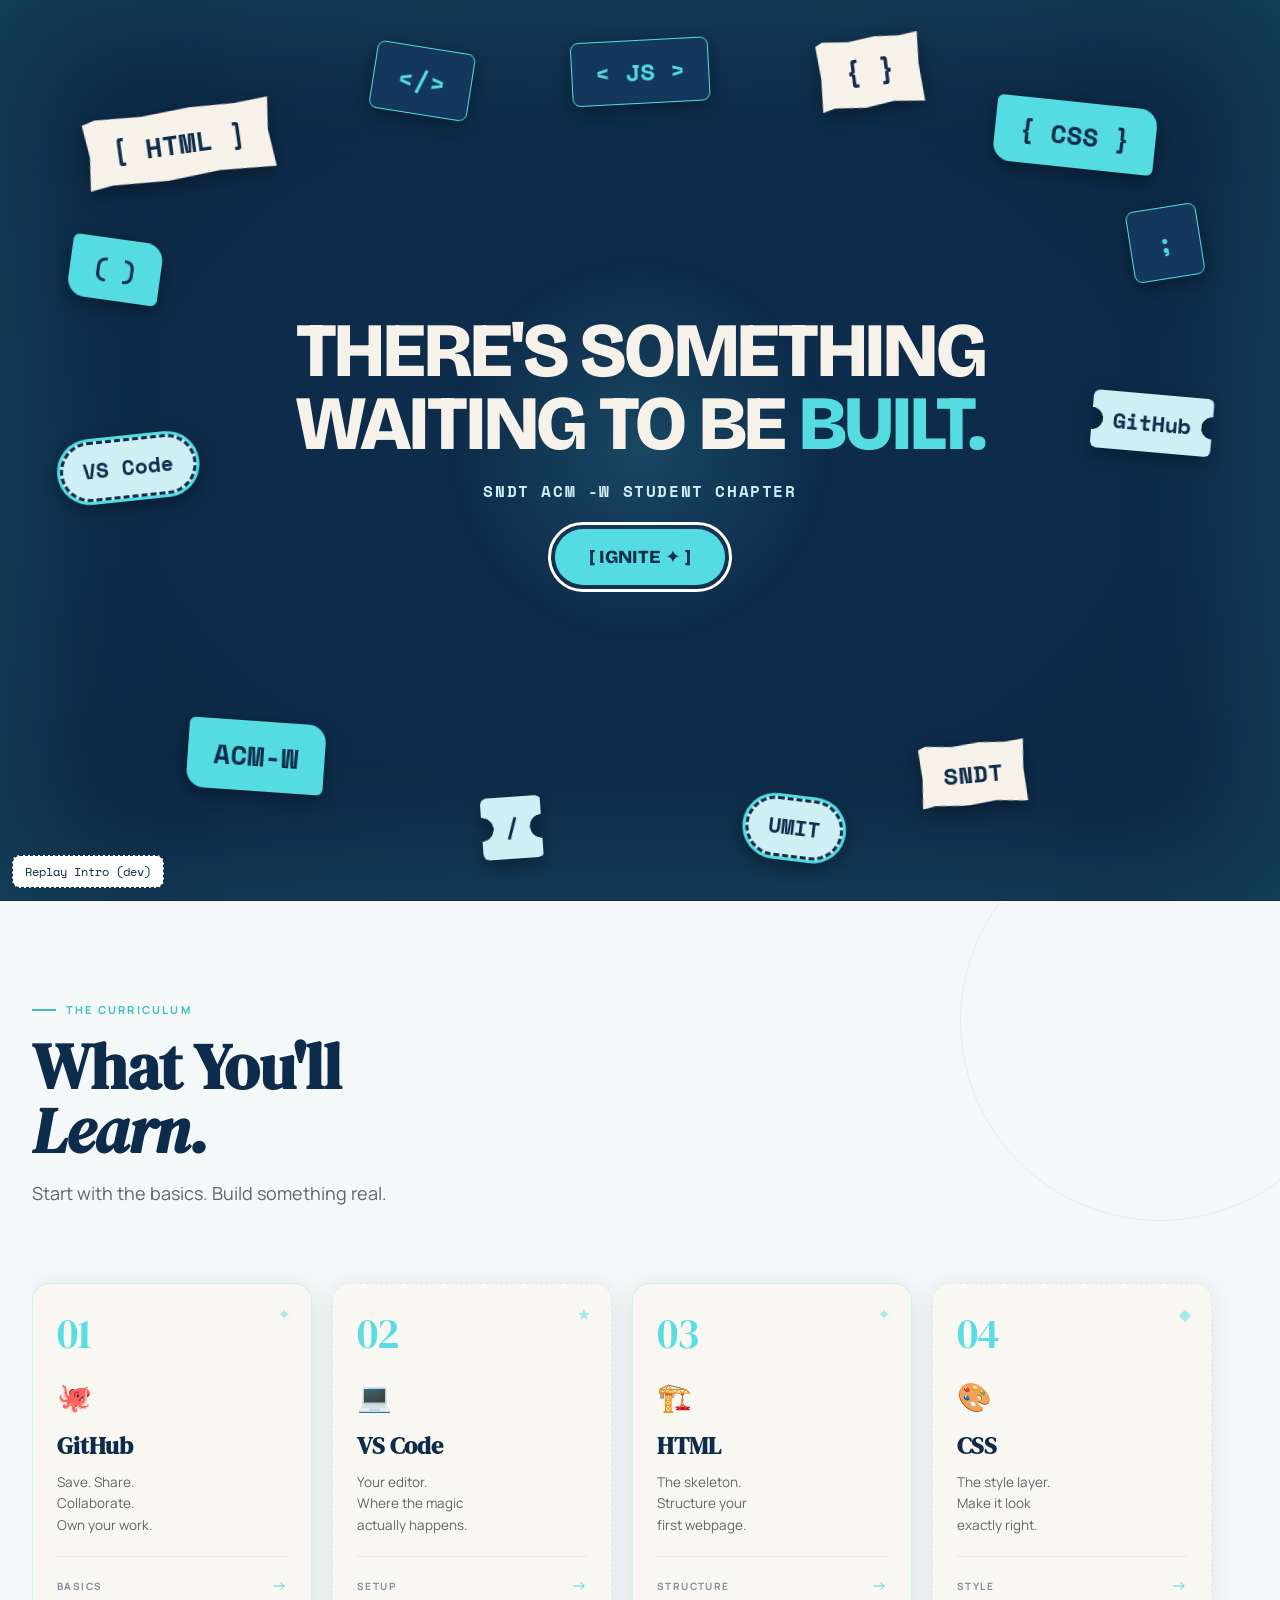
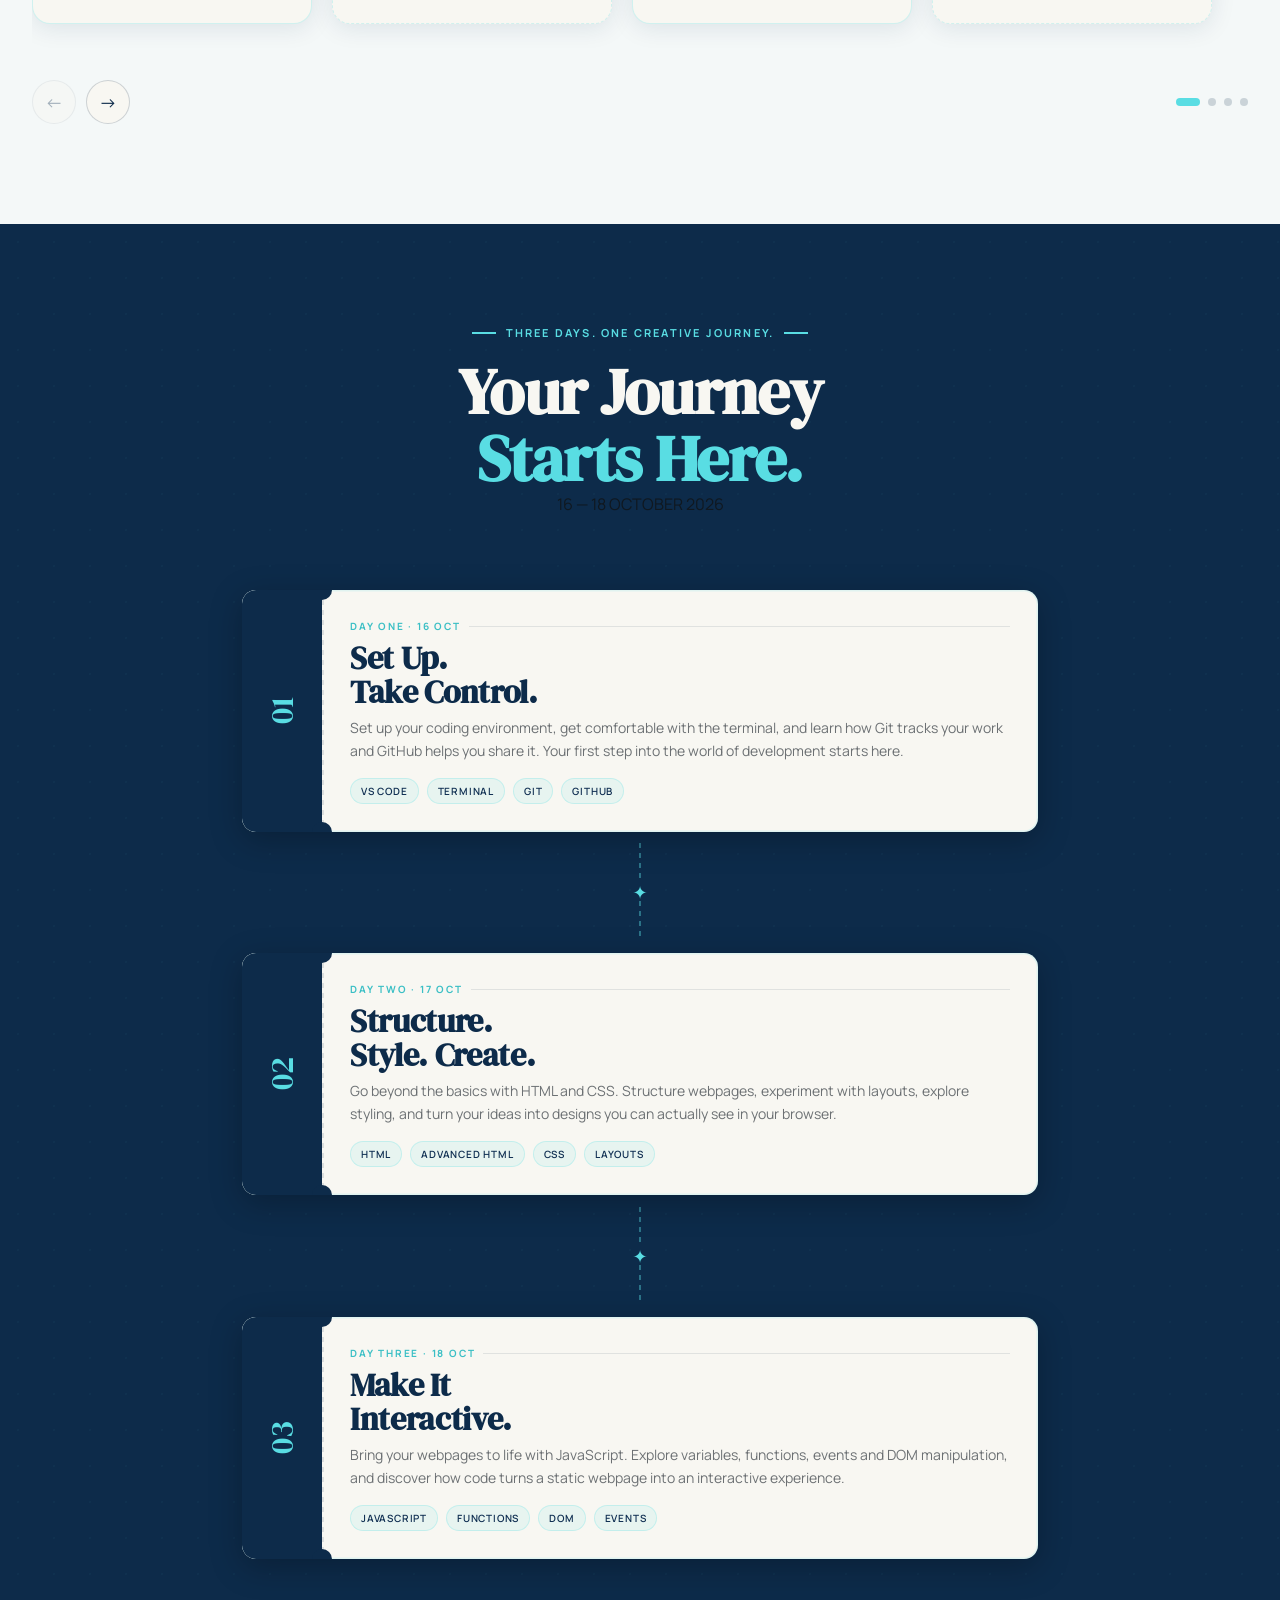
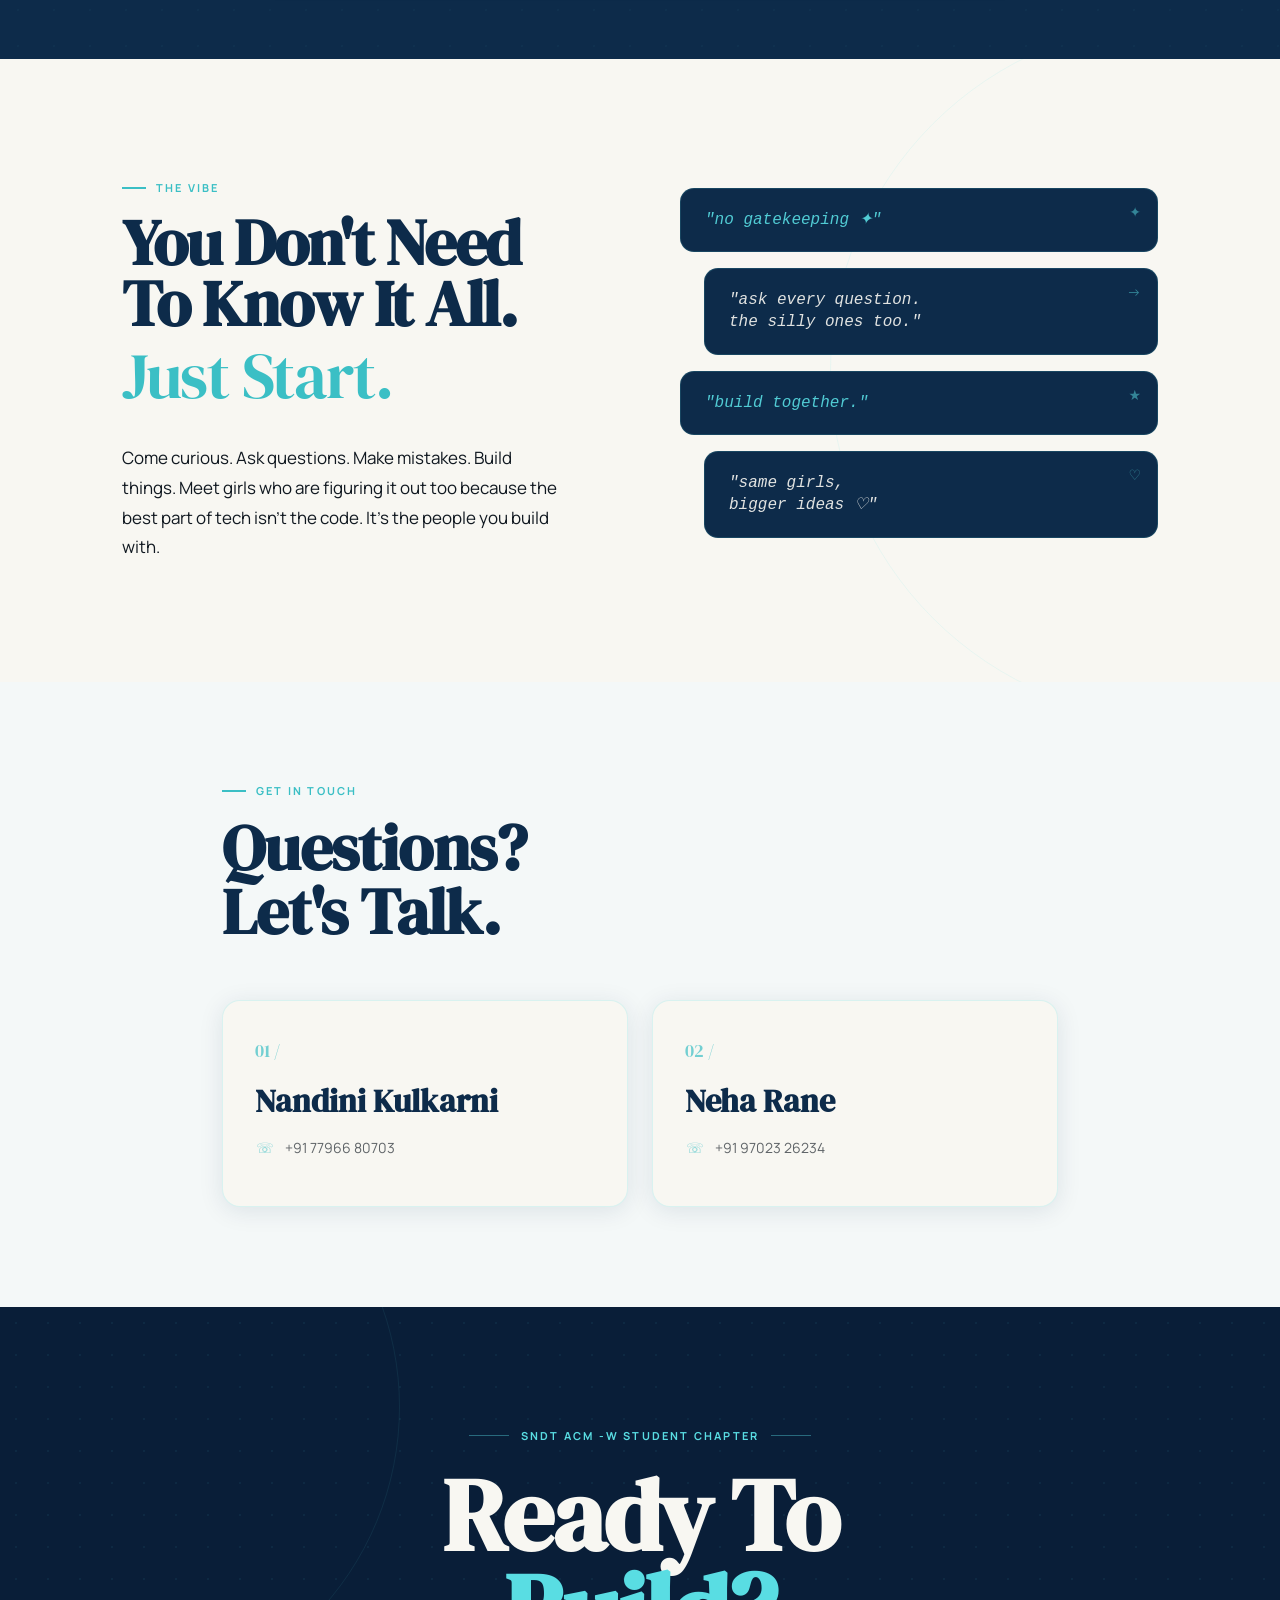
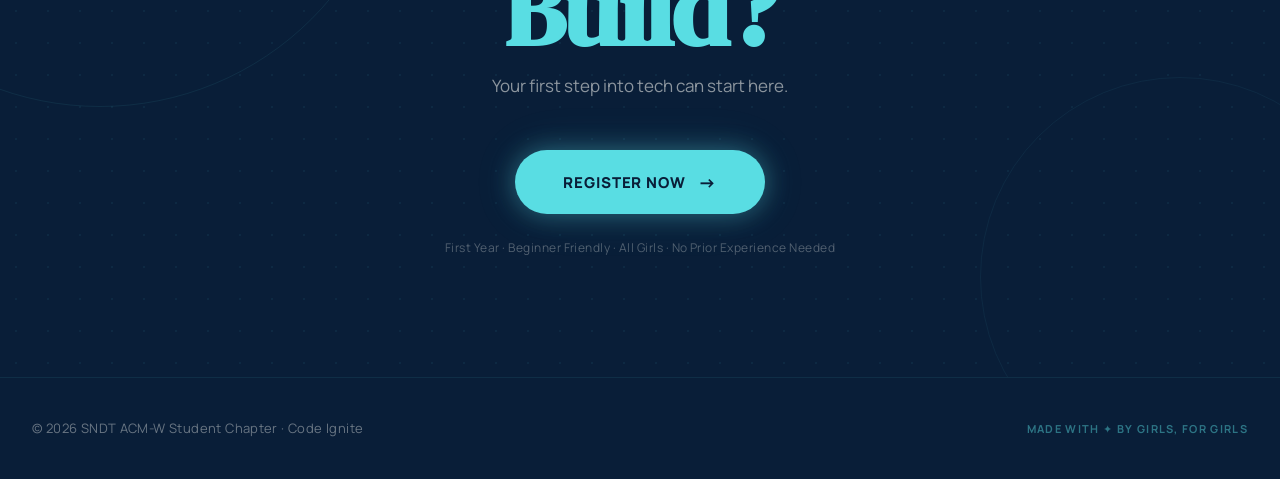
<file: index.html>
<!DOCTYPE html>
<html lang="en">

<head>
  <meta charset="UTF-8" />
  <meta name="viewport" content="width=device-width, initial-scale=1.0" />
  <meta name="description"
    content="Code Ignite — A beginner-friendly hands-on session for freshmen girls at SNDT. Explore GitHub, VS Code, HTML, CSS, and JavaScript. Organised by SNDT ACM-W Student Chapter." />
  <meta name="keywords"
    content="ACM-W, SNDT, Code Ignite, freshmen, girls, coding, HTML, CSS, JavaScript, GitHub, VS Code" />
  <meta property="og:title" content="Code Ignite — ACM-W SNDT" />

  <meta property="og:description"
    content="Your first fun introduction to tech. Build your first webpage, meet girls who love creating with tech." />
  <meta property="og:type" content="website" />
  <title>Code Ignite — SNDT ACM -W Student Chapter</title>
  <link rel="stylesheet" href="style.css?v=1.1" />
  <link
    href="https://fonts.googleapis.com/css2?family=Bricolage+Grotesque:wght@800&family=Space+Mono:wght@700&display=swap"
    rel="stylesheet">
  <script>
    // Runs before paint so returning visitors never see a flash of the intro.
    if (localStorage.getItem("acmwIntroSeen") === "true" && !/intro=replay/.test(location.search)) {
      document.documentElement.classList.add("intro-seen");
    }
  </script>
  <link rel="stylesheet" href="intro-puzzle.css" />

</head>

<body>
  <div id="intro" role="dialog" aria-label="Code Ignite intro. Press Enter to ignite, Escape to skip.">
    <div id="cur"></div>
    <div id="glow"></div>
    <div id="pitch">
      <h1>THERE'S SOMETHING<br>WAITING TO BE <em>BUILT.</em></h1>
      <p>SNDT ACM -W STUDENT CHAPTER</p>
      <button id="ignite" type="button">[ IGNITE ✦ ]</button>
    </div>
    <div id="title" aria-hidden="true">
      <span class="star" style="left:-9%;top:-5%;font-size:2rem">✦</span>
      <span class="star" style="right:-7%;top:14%;font-size:1.2rem;animation-delay:.5s">✦</span>
      <span class="star" style="left:3%;bottom:-5%;font-size:1.4rem;animation-delay:1s">✧</span>
      <b>CODE</b><b>IGNITE</b>
      <p>SNDT ACM -W STUDENT CHAPTER</p>
    </div>
  </div>

  <button id="replay" type="button">Replay Intro (dev)</button>

  <!-- ============================================================
       NAVBAR
       ============================================================ -->
  <nav class="navbar" role="navigation" aria-label="Main navigation">
    <div class="navbar__inner">

      <!-- Brand -->
      <a href="#home" class="navbar__brand" aria-label="ACM-W SNDT home">
        <!-- ACM-W Logo -->
        <img class="navbar__logo" src="assets/logos/acmw-logo-transparent.png" alt="ACM-W SNDT Student Chapter logo"
          width="44" height="44" />
        <div class="navbar__wordmark">

          <span class="navbar__wordmark-top">SNDT</span>
          <span class="navbar__wordmark-sub">ACM-W · Student Chapter</span>
        </div>
      </a>

      <!-- Desktop nav -->
      <div class="navbar__nav" role="list">
        <a href="#home" class="navbar__link" role="listitem">Home</a>
        <a href="#learn" class="navbar__link" role="listitem">What You'll Learn</a>
        <a href="#journey" class="navbar__link" role="listitem">Event Journey</a>
        <a href="#contact" class="navbar__link" role="listitem">Contact</a>
        <span class="navbar__pill" aria-label="For freshmen girlies">For Freshmen Girlies ✦</span>
      </div>

      <!-- Hamburger -->
      <button class="navbar__hamburger" id="hamburger-btn" aria-label="Toggle navigation menu" aria-expanded="false"
        aria-controls="mobile-menu">
        <span></span><span></span><span></span>
      </button>
    </div>

    <!-- Mobile menu -->
    <div class="navbar__mobile-menu" id="mobile-menu" role="menu" aria-hidden="true">
      <a href="#home" class="navbar__mobile-link" role="menuitem">Home</a>
      <a href="#learn" class="navbar__mobile-link" role="menuitem">What You'll Learn</a>
      <a href="#journey" class="navbar__mobile-link" role="menuitem">Event Journey</a>
      <a href="#contact" class="navbar__mobile-link" role="menuitem">Contact</a>
      <span class="navbar__mobile-pill">For Freshmen Girlies ✦</span>
    </div>
  </nav>


  <!-- ============================================================
       HERO
       ============================================================ -->
  <section class="hero" id="home" aria-label="Hero section">
    <!-- Background -->
    <div class="hero__bg-shapes" aria-hidden="true">
      <div class="hero__bg-dot-grid"></div>
      <div class="hero__bg-blob"></div>
      <div class="hero__bg-circle-1"></div>
      <div class="hero__bg-circle-2"></div>
    </div>

    <div class="hero__inner">
      <!-- Left: Content -->
      <div class="hero__content">
        <div class="hero__eyebrow">
          <span class="hero__eyebrow-line" aria-hidden="true"></span>
          SNDT × ACM-W
        </div>

        <h1 class="hero__headline" aria-label="Code. Explore. Belong.">
          <span class="hero__headline-line hero__headline-line--white">CODE.</span>
          <span class="hero__headline-line hero__headline-line--cyan">EXPLORE.</span>
          <span class="hero__headline-line hero__headline-line--outline">BELONG.</span>
        </h1>

        <p class="hero__desc">
          A beginner-friendly hands-on session for freshmen girls to explore
          the tools behind the web, build their first webpage and meet other
          girls who love creating with tech.
        </p>

        <div class="hero__tags" role="list" aria-label="Event attributes">
          <span class="hero__tag" role="listitem">✦ Beginner Friendly</span>
          <span class="hero__tag" role="listitem">⚡ Hands-On</span>
          <span class="hero__tag" role="listitem">♀ All Girls</span>
          <span class="hero__tag" role="listitem">★ No Prior Exp Needed</span>
        </div>
      </div>

      <!-- Right: Illustration -->
      <div class="hero__illustration" aria-hidden="true">

        <!-- Stars -->
        <div class="hero__star-1">✦</div>
        <div class="hero__star-2">✦</div>

        <!-- GitHub badge -->
        <div class="hero__github-badge">
          <svg class="hero__github-icon" viewBox="0 0 24 24" xmlns="http://www.w3.org/2000/svg">
            <path
              d="M12 0C5.37 0 0 5.37 0 12c0 5.31 3.435 9.795 8.205 11.385.6.105.825-.255.825-.57 0-.285-.015-1.23-.015-2.235-3.015.555-3.795-.735-4.035-1.41-.135-.345-.72-1.41-1.23-1.695-.42-.225-1.02-.78-.015-.795.945-.015 1.62.87 1.845 1.23 1.08 1.815 2.805 1.305 3.495.99.105-.78.42-1.305.765-1.605-2.67-.3-5.46-1.335-5.46-5.925 0-1.305.465-2.385 1.23-3.225-.12-.3-.54-1.53.12-3.18 0 0 1.005-.315 3.3 1.23.96-.27 1.98-.405 3-.405s2.04.135 3 .405c2.295-1.56 3.3-1.23 3.3-1.23.66 1.65.24 2.88.12 3.18.765.84 1.23 1.905 1.23 3.225 0 4.605-2.805 5.625-5.475 5.925.435.375.81 1.095.81 2.22 0 1.605-.015 2.895-.015 3.3 0 .315.225.69.825.57A12.02 12.02 0 0 0 24 12c0-6.63-5.37-12-12-12Z" />
          </svg>
          <span class="hero__github-label">GitHub</span>
        </div>

        <!-- Floating tech tags -->
        <div class="hero__floating-tag hero__floating-tag--html">&lt;HTML /&gt;</div>
        <div class="hero__floating-tag hero__floating-tag--css">{ CSS }</div>
        <div class="hero__floating-tag hero__floating-tag--js">JS ƒ()</div>

        <!-- Mini browser doodle -->
        <div class="hero__doodle hero__doodle--browser">
          <div class="hero__doodle-browser-bar">
            <div class="hero__doodle-browser-dot"></div>
            <div class="hero__doodle-browser-dot"></div>
            <div class="hero__doodle-browser-dot"></div>
            <div class="hero__doodle-browser-url"></div>
          </div>
          <div class="hero__doodle-browser-lines">
            <div class="hero__doodle-browser-line" style="width:80%"></div>
            <div class="hero__doodle-browser-line" style="width:60%"></div>
            <div class="hero__doodle-browser-line" style="width:90%"></div>
            <div class="hero__doodle-browser-line" style="width:50%"></div>
          </div>
        </div>

        <!-- Main code window -->
        <div class="hero__code-window">
          <div class="hero__code-window-bar">
            <div class="hero__code-dot hero__code-dot--red"></div>
            <div class="hero__code-dot hero__code-dot--yellow"></div>
            <div class="hero__code-dot hero__code-dot--green"></div>
            <span class="hero__code-filename">index.html</span>
          </div>
          <div class="hero__code-body">
            <div><span class="code-comment">&lt;!-- your first webpage ✦ --&gt;</span></div>
            <div><span class="code-tag">&lt;html&gt;</span></div>
            <div class="code-indent"><span class="code-tag">&lt;head&gt;</span></div>
            <div class="code-indent" style="padding-left:36px"><span class="code-tag">&lt;title&gt;</span><span
                class="code-text">hello world</span><span class="code-tag">&lt;/title&gt;</span></div>
            <div class="code-indent"><span class="code-tag">&lt;/head&gt;</span></div>
            <div class="code-indent"><span class="code-tag">&lt;body&gt;</span></div>
            <div class="code-indent" style="padding-left:36px"><span class="code-tag">&lt;h1&gt;</span><span
                class="code-value">I built this</span><span class="code-tag">&lt;/h1&gt;</span></div>
            <div class="code-indent" style="padding-left:36px"><span class="code-tag">&lt;p&gt;</span><span
                class="code-text">made by me ✦</span><span class="code-tag">&lt;/p&gt;</span></div>
            <div class="code-indent"><span class="code-tag">&lt;/body&gt;</span></div>
            <div><span class="code-tag">&lt;/html&gt;</span></div>
          </div>
        </div>

        <!-- Handwritten doodles -->
        <div class="hero__handwritten hero__handwritten--1">start here →</div>
        <div class="hero__handwritten hero__handwritten--2">you can build this ✦</div>
      </div>
    </div>
  </section>


  <!-- ============================================================
       WHAT YOU'LL LEARN
       ============================================================ -->
  <section class="learn" id="learn" aria-label="What you will learn">
    <div class="learn__bg-deco" aria-hidden="true"></div>

    <div class="learn__inner">
      <div class="learn__header reveal">
        <div class="section-eyebrow">
          <span class="section-eyebrow-line" aria-hidden="true"></span>
          The curriculum
        </div>
        <h2 class="learn__heading">What You'll<br /><em>Learn.</em></h2>
        <p class="learn__subheading">Start with the basics. Build something real.</p>
      </div>

      <!-- Carousel wrapper -->
      <div class="learn__carousel-wrapper">
        <div class="learn__carousel" id="learn-carousel" role="region" aria-label="Learning topics carousel">
          <div class="learn__cards" id="learn-cards">

            <!-- Card 01: GitHub -->
            <article class="learn__card reveal reveal-delay-1" aria-label="GitHub">
              <span class="learn__card-sparkle" aria-hidden="true">✦</span>
              <div class="learn__card-num">01</div>
              <span class="learn__card-icon" aria-hidden="true">🐙</span>
              <h3 class="learn__card-title">GitHub</h3>
              <p class="learn__card-desc">Save. Share.<br />Collaborate.<br />Own your work.</p>
              <div class="learn__card-footer">
                <span class="learn__card-label">Basics</span>
                <span class="learn__card-arrow" aria-hidden="true">→</span>
              </div>
            </article>

            <!-- Card 02: VS Code -->
            <article class="learn__card learn__card--ticket reveal reveal-delay-2" aria-label="VS Code">
              <span class="learn__card-sparkle" aria-hidden="true">★</span>
              <div class="learn__card-num">02</div>
              <span class="learn__card-icon" aria-hidden="true">💻</span>
              <h3 class="learn__card-title">VS Code</h3>
              <p class="learn__card-desc">Your editor.<br />Where the magic<br />actually happens.</p>
              <div class="learn__card-footer">
                <span class="learn__card-label">Setup</span>
                <span class="learn__card-arrow" aria-hidden="true">→</span>
              </div>
            </article>

            <!-- Card 03: HTML -->
            <article class="learn__card reveal reveal-delay-3" aria-label="HTML">
              <span class="learn__card-sparkle" aria-hidden="true">✦</span>
              <div class="learn__card-num">03</div>
              <span class="learn__card-icon" aria-hidden="true">🏗️</span>
              <h3 class="learn__card-title">HTML</h3>
              <p class="learn__card-desc">The skeleton.<br />Structure your<br />first webpage.</p>
              <div class="learn__card-footer">
                <span class="learn__card-label">Structure</span>
                <span class="learn__card-arrow" aria-hidden="true">→</span>
              </div>
            </article>

            <!-- Card 04: CSS -->
            <article class="learn__card learn__card--ticket reveal reveal-delay-4" aria-label="CSS">
              <span class="learn__card-sparkle" aria-hidden="true">◆</span>
              <div class="learn__card-num">04</div>
              <span class="learn__card-icon" aria-hidden="true">🎨</span>
              <h3 class="learn__card-title">CSS</h3>
              <p class="learn__card-desc">The style layer.<br />Make it look<br />exactly right.</p>
              <div class="learn__card-footer">
                <span class="learn__card-label">Style</span>
                <span class="learn__card-arrow" aria-hidden="true">→</span>
              </div>
            </article>

            <!-- Card 05: JavaScript -->
            <article class="learn__card reveal" aria-label="JavaScript">
              <span class="learn__card-sparkle" aria-hidden="true">✦</span>
              <div class="learn__card-num">05</div>
              <span class="learn__card-icon" aria-hidden="true">⚡</span>
              <h3 class="learn__card-title">JavaScript</h3>
              <p class="learn__card-desc">Bring it alive.<br />Clicks. Moves.<br />Interactions.</p>
              <div class="learn__card-footer">
                <span class="learn__card-label">Logic</span>
                <span class="learn__card-arrow" aria-hidden="true">→</span>
              </div>
            </article>

            <!-- Card 06: Mini Project -->
            <article class="learn__card" aria-label="Mini Project"
              style="background: var(--navy); border-color: rgba(89,221,227,0.35);">
              <span class="learn__card-sparkle" aria-hidden="true" style="color: var(--cyan); opacity:0.8;">★</span>
              <div class="learn__card-num" style="color: var(--off-white);">06</div>
              <span class="learn__card-icon" aria-hidden="true">🚀</span>
              <h3 class="learn__card-title" style="color: var(--off-white);">Mini Project</h3>
              <p class="learn__card-desc" style="color: rgba(248,247,242,0.65);">Ship something.<br />Show the
                world<br />what you made.</p>
              <div class="learn__card-footer" style="border-top-color: rgba(89,221,227,0.12);">
                <span class="learn__card-label" style="color: var(--cyan); opacity:0.7;">Build It</span>
                <span class="learn__card-arrow" style="color: var(--cyan);" aria-hidden="true">→</span>
              </div>
            </article>

          </div><!-- /.learn__cards -->
        </div><!-- /.learn__carousel -->

        <!-- Controls -->
        <div class="learn__controls">
          <div class="learn__arrows">
            <button class="learn__arrow" id="carousel-prev" aria-label="Previous cards" disabled>←</button>
            <button class="learn__arrow" id="carousel-next" aria-label="Next cards">→</button>
          </div>
          <div class="learn__dots" id="carousel-dots" role="tablist" aria-label="Carousel position"></div>
        </div>
      </div><!-- /.learn__carousel-wrapper -->
    </div><!-- /.learn__inner -->
  </section>


  <!-- ============================================================
     EVENT JOURNEY — 16–18 OCTOBER 2026
     ============================================================ -->
  <section class="journey" id="journey" aria-label="Three-day event journey">
    <div class="journey__bg" aria-hidden="true"></div>

    <div class="journey__inner">

      <!-- Section Header -->
      <div class="journey__header reveal">
        <div class="section-eyebrow" style="color: var(--cyan); justify-content: center;">
          <span class="section-eyebrow-line" style="background: var(--cyan);" aria-hidden="true"></span>
          Three days. One creative journey.
          <span class="section-eyebrow-line" style="background: var(--cyan);" aria-hidden="true"></span>
        </div>

        <h2 class="journey__heading">
          Your Journey<br />
          <span>Starts Here.</span>
        </h2>

        <p class="journey__date">
          16 — 18 OCTOBER 2026
        </p>
      </div>

      <div class="journey__timeline" role="list" aria-label="Three-day workshop schedule">

        <!-- DAY 01: SETUP + GIT -->
        <div class="journey__item" role="listitem">
          <article class="journey__ticket reveal reveal-delay-1" aria-label="Day 1: VS Code, Terminal, Git and GitHub">

            <div class="journey__ticket-hole journey__ticket-hole--top" aria-hidden="true"></div>

            <div class="journey__ticket-stub" aria-hidden="true">
              <span class="journey__ticket-num">01</span>
            </div>

            <div class="journey__ticket-body">
              <div class="journey__ticket-step">
                DAY ONE · 16 OCT
              </div>

              <h3 class="journey__ticket-title">
                Set Up.<br />Take Control.
              </h3>

              <p class="journey__ticket-desc">
                Set up your coding environment, get comfortable with
                the terminal, and learn how Git tracks your work and
                GitHub helps you share it. Your first step into the
                world of development starts here.
              </p>

              <div class="journey__ticket-tags">
                <span class="journey__ticket-tag">VS Code</span>
                <span class="journey__ticket-tag">Terminal</span>
                <span class="journey__ticket-tag">Git</span>
                <span class="journey__ticket-tag">GitHub</span>
              </div>
            </div>

            <div class="journey__ticket-hole journey__ticket-hole--bottom" aria-hidden="true"></div>
          </article>
        </div>

        <!-- CONNECTOR -->
        <div class="journey__connector" aria-hidden="true">
          <div class="journey__connector-line"></div>
          <div class="journey__connector-star">✦</div>
          <div class="journey__connector-line"></div>
        </div>

        <!-- DAY 02: HTML + CSS -->
        <div class="journey__item" role="listitem">
          <article class="journey__ticket reveal reveal-delay-2" aria-label="Day 2: Advanced HTML and CSS">

            <div class="journey__ticket-hole journey__ticket-hole--top" aria-hidden="true"></div>

            <div class="journey__ticket-stub" aria-hidden="true">
              <span class="journey__ticket-num">02</span>
            </div>

            <div class="journey__ticket-body">
              <div class="journey__ticket-step">
                DAY TWO · 17 OCT
              </div>

              <h3 class="journey__ticket-title">
                Structure.<br />Style. Create.
              </h3>

              <p class="journey__ticket-desc">
                Go beyond the basics with HTML and CSS. Structure
                webpages, experiment with layouts, explore styling,
                and turn your ideas into designs you can actually
                see in your browser.
              </p>

              <div class="journey__ticket-tags">
                <span class="journey__ticket-tag">HTML</span>
                <span class="journey__ticket-tag">Advanced HTML</span>
                <span class="journey__ticket-tag">CSS</span>
                <span class="journey__ticket-tag">Layouts</span>
              </div>
            </div>

            <div class="journey__ticket-hole journey__ticket-hole--bottom" aria-hidden="true"></div>
          </article>
        </div>

        <!-- CONNECTOR -->
        <div class="journey__connector" aria-hidden="true">
          <div class="journey__connector-line"></div>
          <div class="journey__connector-star">✦</div>
          <div class="journey__connector-line"></div>
        </div>

        <!-- DAY 03: JAVASCRIPT -->
        <div class="journey__item" role="listitem">
          <article class="journey__ticket reveal reveal-delay-3" aria-label="Day 3: JavaScript">

            <div class="journey__ticket-hole journey__ticket-hole--top" aria-hidden="true"></div>

            <div class="journey__ticket-stub" aria-hidden="true">
              <span class="journey__ticket-num">03</span>
            </div>

            <div class="journey__ticket-body">
              <div class="journey__ticket-step">
                DAY THREE · 18 OCT
              </div>

              <h3 class="journey__ticket-title">
                Make It<br />Interactive.
              </h3>

              <p class="journey__ticket-desc">
                Bring your webpages to life with JavaScript.
                Explore variables, functions, events and DOM
                manipulation, and discover how code turns a
                static webpage into an interactive experience.
              </p>

              <div class="journey__ticket-tags">
                <span class="journey__ticket-tag">JavaScript</span>
                <span class="journey__ticket-tag">Functions</span>
                <span class="journey__ticket-tag">DOM</span>
                <span class="journey__ticket-tag">Events</span>
              </div>
            </div>

            <div class="journey__ticket-hole journey__ticket-hole--bottom" aria-hidden="true"></div>
          </article>
        </div>

      </div>
    </div>
  </section>



  <!-- ============================================================
       COMMUNITY SECTION
       ============================================================ -->
  <section class="community" id="community" aria-label="Community section">
    <div class="community__bg-circle" aria-hidden="true"></div>
    <div class="community__inner">

      <!-- Left: Text -->
      <div class="community__content">
        <div class="section-eyebrow reveal" style="color: var(--cyan-dim);">
          <span class="section-eyebrow-line" aria-hidden="true"></span>
          The vibe
        </div>
        <h2 class="community__heading reveal reveal-delay-1">
          You Don't Need<br />To Know It All.
        </h2>
        <span class="community__heading-cyan reveal reveal-delay-2">Just Start.</span>
        <p class="community__desc reveal reveal-delay-3">
          Come curious. Ask questions. Make mistakes. Build things.
          Meet girls who are figuring it out too because the best
          part of tech isn't the code. It's the people you build with.
        </p>
      </div>

      <!-- Right: Annotation cards -->
      <div class="community__annotations reveal reveal-delay-2" aria-label="Community notes">

        <div class="community__annotation-card community__annotation-card--highlight">
          <span class="community__annotation-sparkle" aria-hidden="true">✦</span>
          <p class="community__annotation-text">"no gatekeeping ✦"</p>
        </div>

        <div class="community__annotation-card">
          <span class="community__annotation-sparkle" aria-hidden="true">→</span>
          <p class="community__annotation-text">"ask every question.<br />the silly ones too."</p>
        </div>

        <div class="community__annotation-card community__annotation-card--highlight">
          <span class="community__annotation-sparkle" aria-hidden="true">★</span>
          <p class="community__annotation-text">"build together."</p>
        </div>

        <div class="community__annotation-card">
          <span class="community__annotation-sparkle" aria-hidden="true">♡</span>
          <p class="community__annotation-text">"same girls,<br />bigger ideas ♡"</p>
        </div>

      </div>

    </div><!-- /.community__inner -->
  </section>


  <!-- ============================================================
       CONTACT
       ============================================================ -->
  <section class="contact" id="contact" aria-label="Contact information">
    <div class="contact__inner">
      <div class="contact__header reveal">
        <div class="section-eyebrow" style="color: var(--cyan-dim);">
          <span class="section-eyebrow-line" aria-hidden="true"></span>
          Get in touch
        </div>
        <h2 class="contact__heading">Questions?<br />Let's Talk.</h2>
      </div>

      <div class="contact__cards">

        <!-- Contact 1 -->
        <article class="contact__card reveal reveal-delay-1" aria-label="Contact: Nandini">
          <div class="contact__card-num">01 /</div>
          <h3 class="contact__card-name">Nandini Kulkarni</h3>
          <div class="contact__card-detail">
            <span class="contact__card-detail-icon" aria-hidden="true">☏</span>
            <span>+91 77966 80703 </span>
          </div>
        </article>

        <!-- Contact 2 -->
        <article class="contact__card reveal reveal-delay-2" aria-label="Contact: Neha">
          <div class="contact__card-num">02 /</div>
          <h3 class="contact__card-name">Neha Rane</h3>
          <div class="contact__card-detail">
            <span class="contact__card-detail-icon" aria-hidden="true">☏</span>
            <span>+91 97023 26234</span>
          </div>
        </article>

      </div><!-- /.contact__cards -->
    </div><!-- /.contact__inner -->
  </section>


  <!-- ============================================================
       FINAL CTA
       ============================================================ -->
  <section class="cta" id="register" aria-label="Registration call to action">
    <div class="cta__bg-shapes" aria-hidden="true">
      <div class="cta__bg-dots"></div>
      <div class="cta__bg-circle-1"></div>
      <div class="cta__bg-circle-2"></div>
    </div>

    <div class="cta__inner">
      <div class="cta__small reveal">SNDT ACM -W STUDENT CHAPTER </div>

      <h2 class="cta__heading reveal reveal-delay-1">
        Ready To
        <span class="cta__heading-accent">Build?</span>
      </h2>

      <p class="cta__subtext reveal reveal-delay-2">
        Your first step into tech can start here.
      </p>

      <button class="cta__btn" id="register-btn" aria-label="Register now — opens registration form">
        Register Now
        <span class="cta__btn-arrow" aria-hidden="true">→</span>
      </button>

      <p class="cta__disclaimer reveal reveal-delay-3">
        First Year · Beginner Friendly · All Girls · No Prior Experience Needed
      </p>
    </div>
  </section>


  <!-- ============================================================
       FOOTER
       ============================================================ -->
  <footer class="footer" role="contentinfo">
    <div class="footer__inner">
      <p class="footer__left">
        © 2026 SNDT ACM-W Student Chapter · Code Ignite
      </p>
      <p class="footer__right">Made with ✦ by girls, for girls</p>
    </div>
  </footer>


  <script src="script.js"></script>
  <script src="intro-puzzle.js"></script>
</body>

</html>
</file>
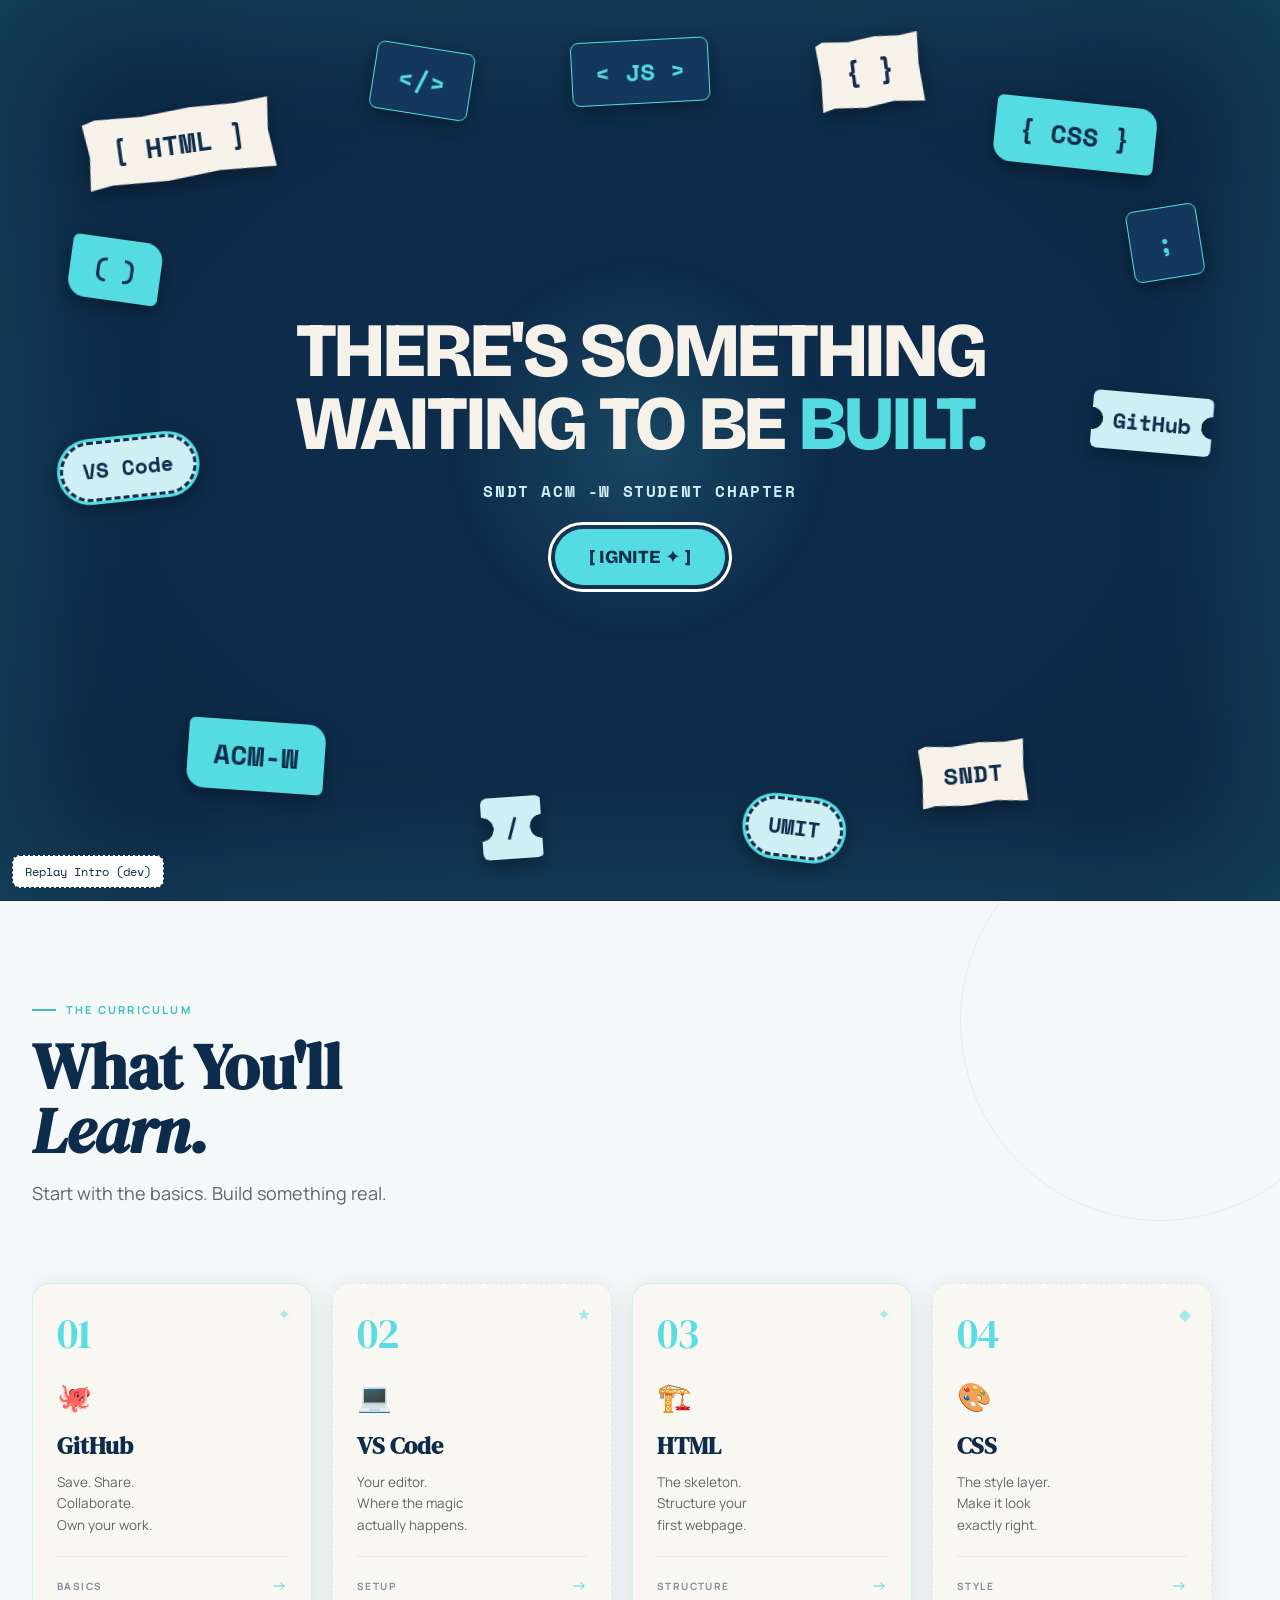
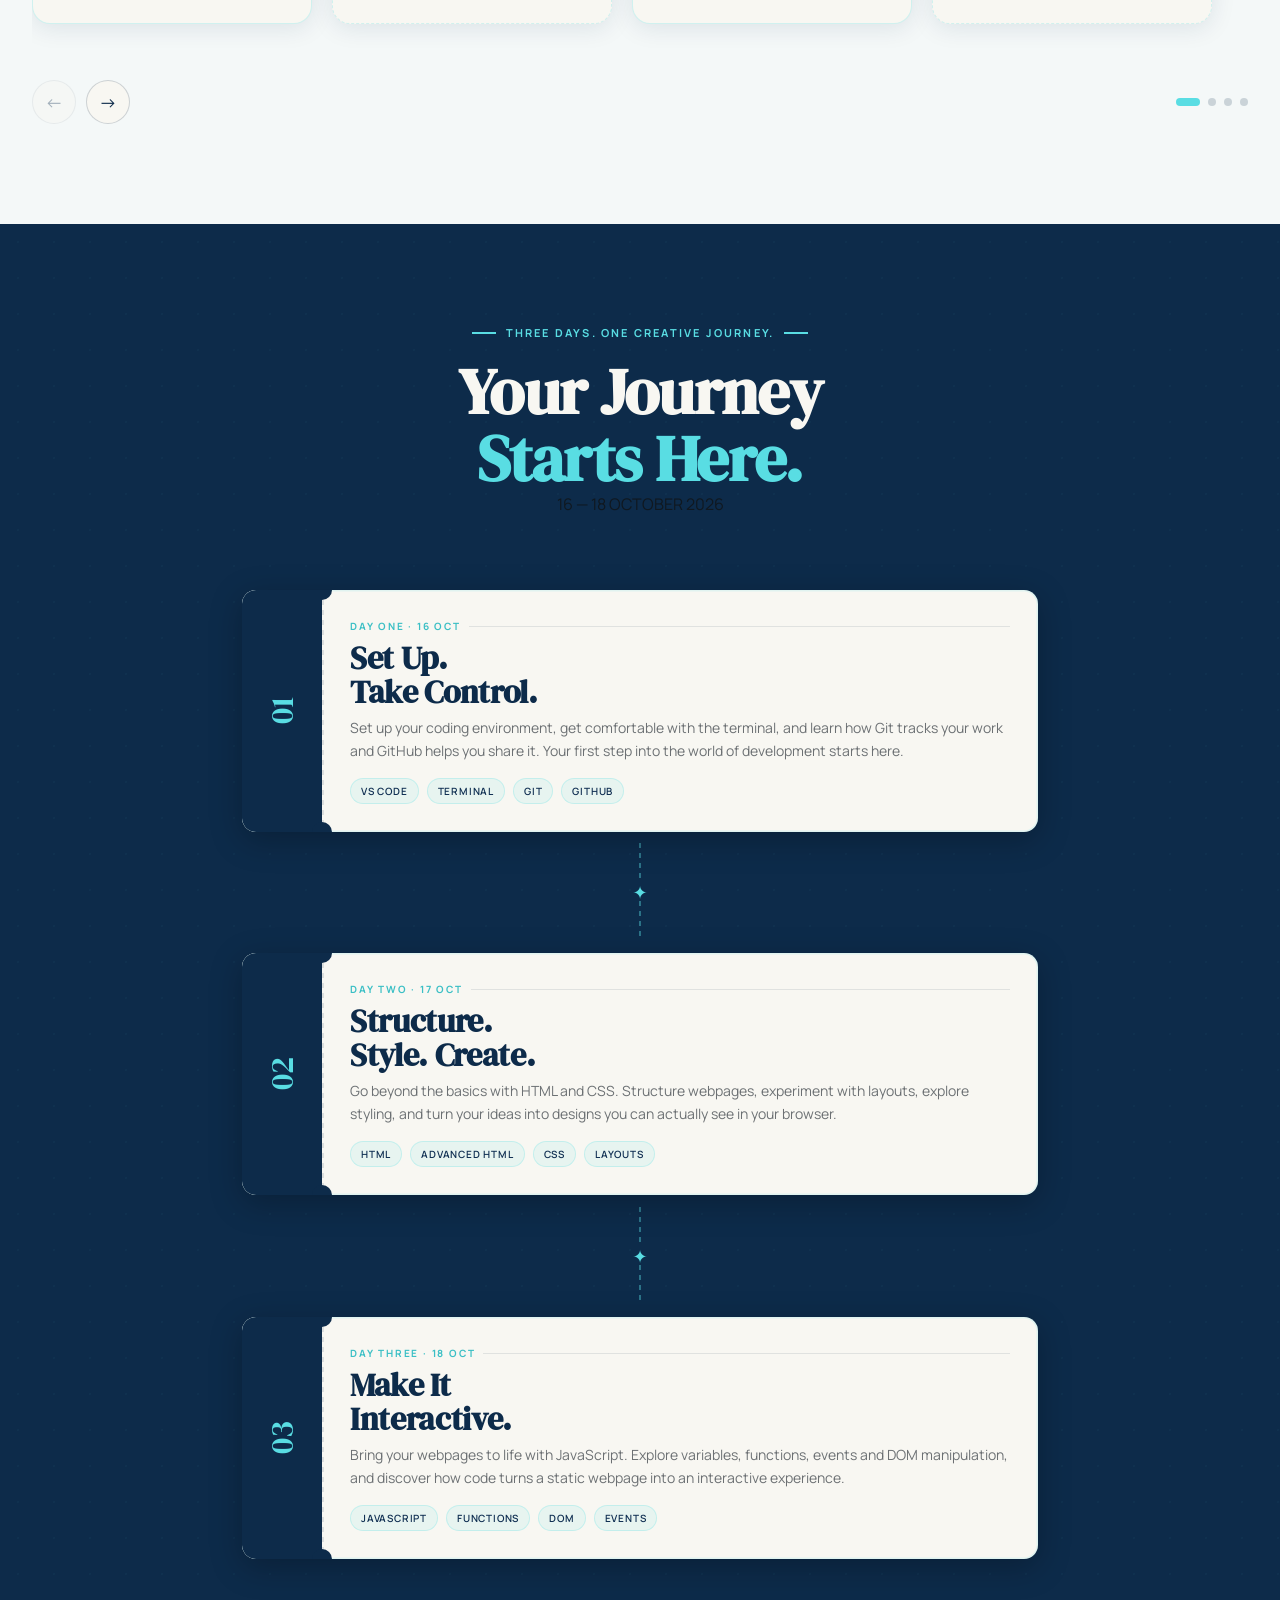
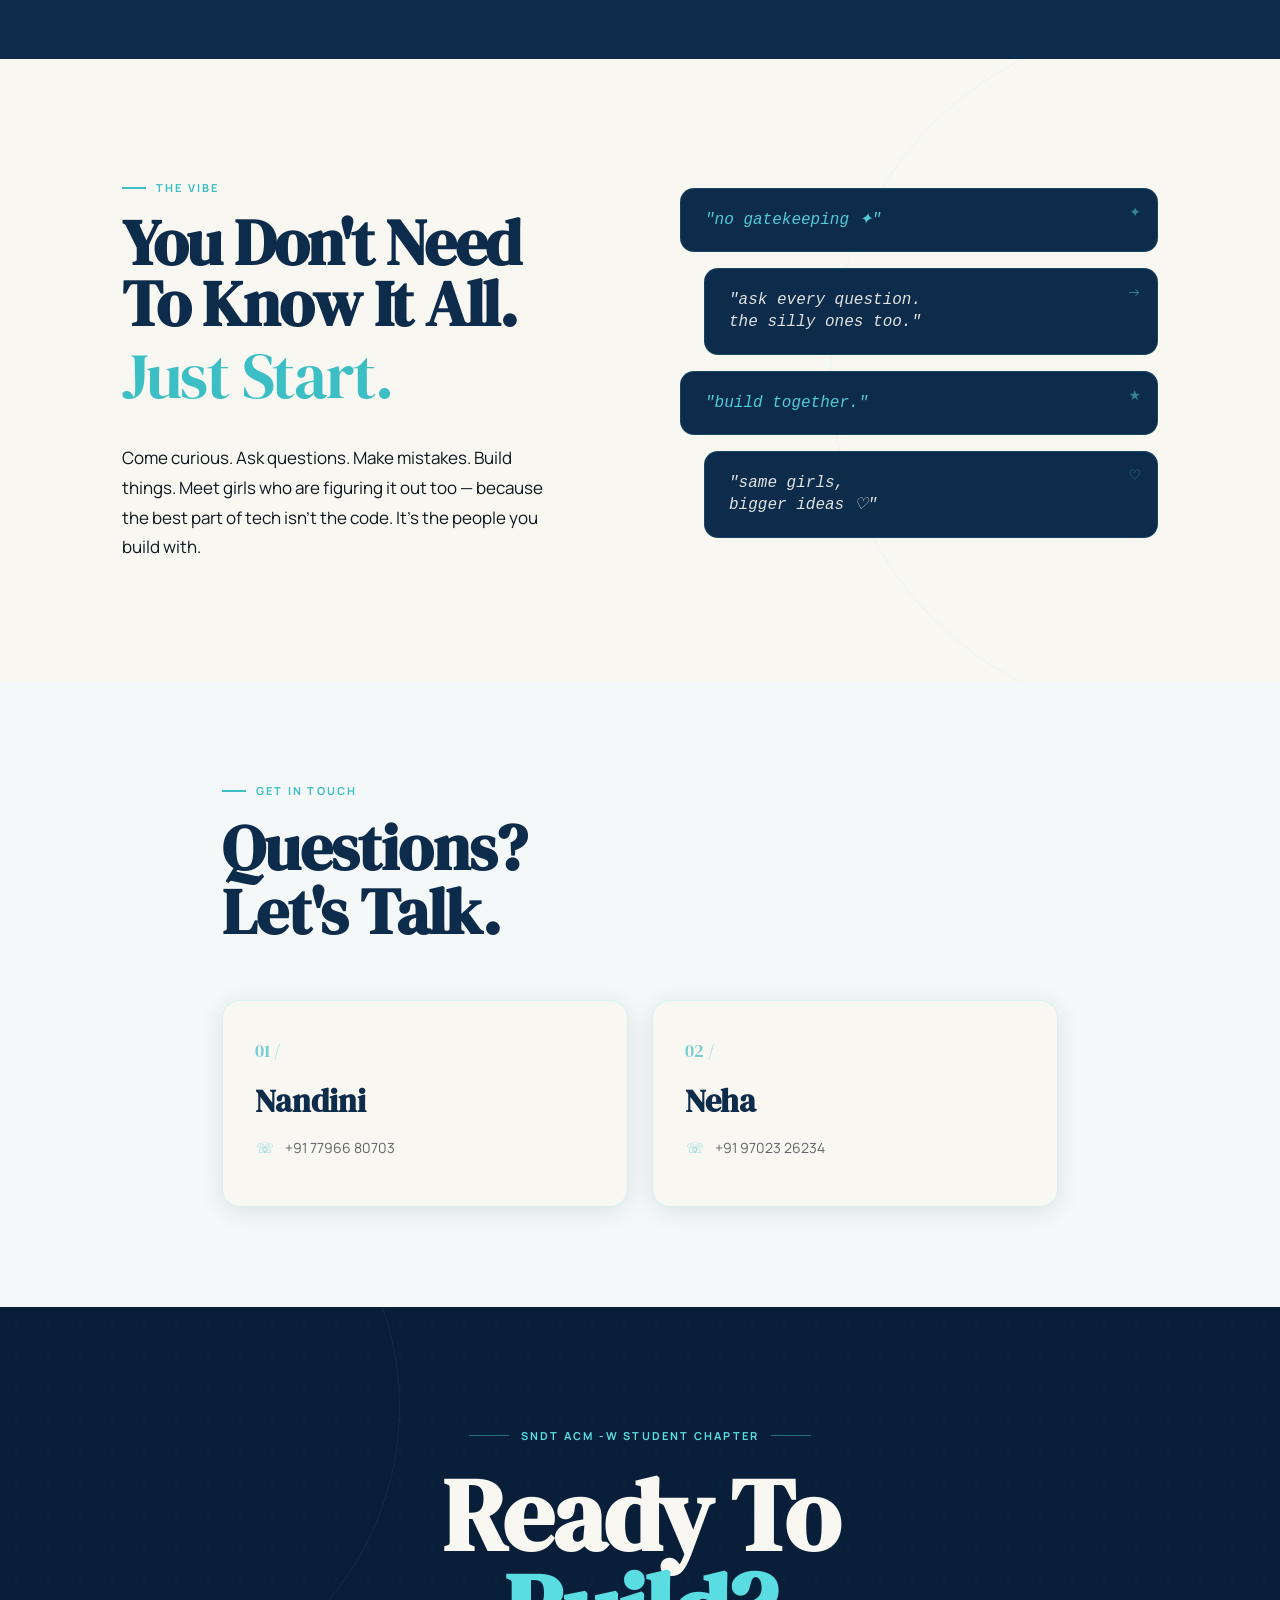
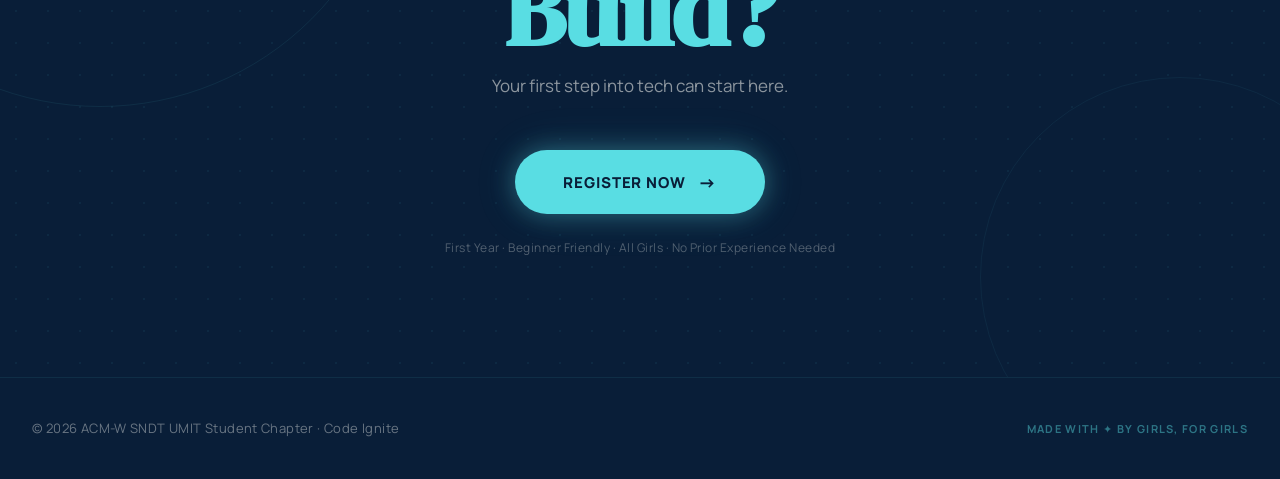
<file: index-puzzle.html>
<!DOCTYPE html>
<html lang="en">

<head>
  <meta charset="UTF-8" />
  <meta name="viewport" content="width=device-width, initial-scale=1.0" />
  <meta name="description"
    content="Code Ignite — A beginner-friendly hands-on session for freshmen girls at SNDT UMIT. Explore GitHub, VS Code, HTML, CSS, and JavaScript. Organised by ACM-W SNDT UMIT Student Chapter." />
  <meta name="keywords"
    content="ACM-W, SNDT UMIT, Code Ignite, freshmen, girls, coding, HTML, CSS, JavaScript, GitHub, VS Code" />
  <meta property="og:title" content="Code Ignite — ACM-W SNDT UMIT" />
  <meta property="og:description"
    content="Your first fun introduction to tech. Build your first webpage, meet girls who love creating with tech." />
  <meta property="og:type" content="website" />
  <title>Code Ignite — SNDT ACM -W Student Chapter</title>
  <link rel="stylesheet" href="style.css" />
  <link
    href="https://fonts.googleapis.com/css2?family=Bricolage+Grotesque:wght@800&family=Space+Mono:wght@700&display=swap"
    rel="stylesheet">
  <script>
    // Runs before paint so returning visitors never see a flash of the intro.
    if (localStorage.getItem("acmwIntroSeen") === "true" && !/intro=replay/.test(location.search)) {
      document.documentElement.classList.add("intro-seen");
    }
  </script>
  <link rel="stylesheet" href="intro-puzzle.css" />

</head>

<body>
  <div id="intro" role="dialog" aria-label="Code Ignite intro. Press Enter to ignite, Escape to skip.">
    <div id="cur"></div>
    <div id="glow"></div>
    <div id="pitch">
      <h1>THERE'S SOMETHING<br>WAITING TO BE <em>BUILT.</em></h1>
      <p>SNDT ACM -W STUDENT CHAPTER</p>
      <button id="ignite" type="button">[ IGNITE ✦ ]</button>
    </div>
    <div id="title" aria-hidden="true">
      <span class="star" style="left:-9%;top:-5%;font-size:2rem">✦</span>
      <span class="star" style="right:-7%;top:14%;font-size:1.2rem;animation-delay:.5s">✦</span>
      <span class="star" style="left:3%;bottom:-5%;font-size:1.4rem;animation-delay:1s">✧</span>
      <b>CODE</b><b>IGNITE</b>
      <p>SNDT ACM -W STUDENT CHAPTER</p>
    </div>
  </div>

  <button id="replay" type="button">Replay Intro (dev)</button>

  <!-- ============================================================
       NAVBAR
       ============================================================ -->
  <nav class="navbar" role="navigation" aria-label="Main navigation">
    <div class="navbar__inner">

      <!-- Brand -->
      <a href="#home" class="navbar__brand" aria-label="ACM-W SNDT UMIT home">
        <!-- ACM-W Logo -->
        <img class="navbar__logo" src="assets/logos/acmw-logo-transparent.png"
          alt="ACM-W SNDT UMIT Student Chapter logo" width="44" height="44" />
        <div class="navbar__wordmark">
          <span class="navbar__wordmark-top">ACM-W</span>
          <span class="navbar__wordmark-sub">SNDT UMIT · Student Chapter</span>
        </div>
      </a>

      <!-- Desktop nav -->
      <div class="navbar__nav" role="list">
        <a href="#home" class="navbar__link" role="listitem">Home</a>
        <a href="#learn" class="navbar__link" role="listitem">What You'll Learn</a>
        <a href="#contact" class="navbar__link" role="listitem">Contact</a>
        <span class="navbar__pill" aria-label="For freshmen girlies">For Freshmen Girlies ✦</span>
      </div>

      <!-- Hamburger -->
      <button class="navbar__hamburger" id="hamburger-btn" aria-label="Toggle navigation menu" aria-expanded="false"
        aria-controls="mobile-menu">
        <span></span><span></span><span></span>
      </button>
    </div>

    <!-- Mobile menu -->
    <div class="navbar__mobile-menu" id="mobile-menu" role="menu" aria-hidden="true">
      <a href="#home" class="navbar__mobile-link" role="menuitem">Home</a>
      <a href="#learn" class="navbar__mobile-link" role="menuitem">What You'll Learn</a>
      <a href="#journey" class="navbar__mobile-link" role="menuitem">Event Journey</a>
      <a href="#contact" class="navbar__mobile-link" role="menuitem">Contact</a>
      <span class="navbar__mobile-pill">For Freshmen Girlies ✦</span>
    </div>
  </nav>


  <!-- ============================================================
       HERO
       ============================================================ -->
  <section class="hero" id="home" aria-label="Hero section">
    <!-- Background -->
    <div class="hero__bg-shapes" aria-hidden="true">
      <div class="hero__bg-dot-grid"></div>
      <div class="hero__bg-blob"></div>
      <div class="hero__bg-circle-1"></div>
      <div class="hero__bg-circle-2"></div>
    </div>

    <div class="hero__inner">
      <!-- Left: Content -->
      <div class="hero__content">
        <div class="hero__eyebrow">
          <span class="hero__eyebrow-line" aria-hidden="true"></span>
          ACM-W × SNDT UMIT
        </div>

        <h1 class="hero__headline" aria-label="Code. Explore. Belong.">
          <span class="hero__headline-line hero__headline-line--white">CODE.</span>
          <span class="hero__headline-line hero__headline-line--cyan">EXPLORE.</span>
          <span class="hero__headline-line hero__headline-line--outline">BELONG.</span>
        </h1>

        <p class="hero__desc">
          A beginner-friendly hands-on session for freshmen girls to explore
          the tools behind the web, build their first webpage and meet other
          girls who love creating with tech.
        </p>

        <div class="hero__tags" role="list" aria-label="Event attributes">
          <span class="hero__tag" role="listitem">✦ Beginner Friendly</span>
          <span class="hero__tag" role="listitem">⚡ Hands-On</span>
          <span class="hero__tag" role="listitem">♀ All Girls</span>
          <span class="hero__tag" role="listitem">★ No Prior Exp Needed</span>
        </div>
      </div>

      <!-- Right: Illustration -->
      <div class="hero__illustration" aria-hidden="true">

        <!-- Stars -->
        <div class="hero__star-1">✦</div>
        <div class="hero__star-2">✦</div>

        <!-- GitHub badge -->
        <div class="hero__github-badge">
          <svg class="hero__github-icon" viewBox="0 0 24 24" xmlns="http://www.w3.org/2000/svg">
            <path
              d="M12 0C5.37 0 0 5.37 0 12c0 5.31 3.435 9.795 8.205 11.385.6.105.825-.255.825-.57 0-.285-.015-1.23-.015-2.235-3.015.555-3.795-.735-4.035-1.41-.135-.345-.72-1.41-1.23-1.695-.42-.225-1.02-.78-.015-.795.945-.015 1.62.87 1.845 1.23 1.08 1.815 2.805 1.305 3.495.99.105-.78.42-1.305.765-1.605-2.67-.3-5.46-1.335-5.46-5.925 0-1.305.465-2.385 1.23-3.225-.12-.3-.54-1.53.12-3.18 0 0 1.005-.315 3.3 1.23.96-.27 1.98-.405 3-.405s2.04.135 3 .405c2.295-1.56 3.3-1.23 3.3-1.23.66 1.65.24 2.88.12 3.18.765.84 1.23 1.905 1.23 3.225 0 4.605-2.805 5.625-5.475 5.925.435.375.81 1.095.81 2.22 0 1.605-.015 2.895-.015 3.3 0 .315.225.69.825.57A12.02 12.02 0 0 0 24 12c0-6.63-5.37-12-12-12Z" />
          </svg>
          <span class="hero__github-label">GitHub</span>
        </div>

        <!-- Floating tech tags -->
        <div class="hero__floating-tag hero__floating-tag--html">&lt;HTML /&gt;</div>
        <div class="hero__floating-tag hero__floating-tag--css">{ CSS }</div>
        <div class="hero__floating-tag hero__floating-tag--js">JS ƒ()</div>

        <!-- Mini browser doodle -->
        <div class="hero__doodle hero__doodle--browser">
          <div class="hero__doodle-browser-bar">
            <div class="hero__doodle-browser-dot"></div>
            <div class="hero__doodle-browser-dot"></div>
            <div class="hero__doodle-browser-dot"></div>
            <div class="hero__doodle-browser-url"></div>
          </div>
          <div class="hero__doodle-browser-lines">
            <div class="hero__doodle-browser-line" style="width:80%"></div>
            <div class="hero__doodle-browser-line" style="width:60%"></div>
            <div class="hero__doodle-browser-line" style="width:90%"></div>
            <div class="hero__doodle-browser-line" style="width:50%"></div>
          </div>
        </div>

        <!-- Main code window -->
        <div class="hero__code-window">
          <div class="hero__code-window-bar">
            <div class="hero__code-dot hero__code-dot--red"></div>
            <div class="hero__code-dot hero__code-dot--yellow"></div>
            <div class="hero__code-dot hero__code-dot--green"></div>
            <span class="hero__code-filename">index.html</span>
          </div>
          <div class="hero__code-body">
            <div><span class="code-comment">&lt;!-- your first webpage ✦ --&gt;</span></div>
            <div><span class="code-tag">&lt;html&gt;</span></div>
            <div class="code-indent"><span class="code-tag">&lt;head&gt;</span></div>
            <div class="code-indent" style="padding-left:36px"><span class="code-tag">&lt;title&gt;</span><span
                class="code-text">hello world</span><span class="code-tag">&lt;/title&gt;</span></div>
            <div class="code-indent"><span class="code-tag">&lt;/head&gt;</span></div>
            <div class="code-indent"><span class="code-tag">&lt;body&gt;</span></div>
            <div class="code-indent" style="padding-left:36px"><span class="code-tag">&lt;h1&gt;</span><span
                class="code-value">I built this</span><span class="code-tag">&lt;/h1&gt;</span></div>
            <div class="code-indent" style="padding-left:36px"><span class="code-tag">&lt;p&gt;</span><span
                class="code-text">made by me ✦</span><span class="code-tag">&lt;/p&gt;</span></div>
            <div class="code-indent"><span class="code-tag">&lt;/body&gt;</span></div>
            <div><span class="code-tag">&lt;/html&gt;</span></div>
          </div>
        </div>

        <!-- Handwritten doodles -->
        <div class="hero__handwritten hero__handwritten--1">start here →</div>
        <div class="hero__handwritten hero__handwritten--2">you can build this ✦</div>
      </div>
    </div>
  </section>


  <!-- ============================================================
       WHAT YOU'LL LEARN
       ============================================================ -->
  <section class="learn" id="learn" aria-label="What you will learn">
    <div class="learn__bg-deco" aria-hidden="true"></div>

    <div class="learn__inner">
      <div class="learn__header reveal">
        <div class="section-eyebrow">
          <span class="section-eyebrow-line" aria-hidden="true"></span>
          The curriculum
        </div>
        <h2 class="learn__heading">What You'll<br /><em>Learn.</em></h2>
        <p class="learn__subheading">Start with the basics. Build something real.</p>
      </div>

      <!-- Carousel wrapper -->
      <div class="learn__carousel-wrapper">
        <div class="learn__carousel" id="learn-carousel" role="region" aria-label="Learning topics carousel">
          <div class="learn__cards" id="learn-cards">

            <!-- Card 01: GitHub -->
            <article class="learn__card reveal reveal-delay-1" aria-label="GitHub">
              <span class="learn__card-sparkle" aria-hidden="true">✦</span>
              <div class="learn__card-num">01</div>
              <span class="learn__card-icon" aria-hidden="true">🐙</span>
              <h3 class="learn__card-title">GitHub</h3>
              <p class="learn__card-desc">Save. Share.<br />Collaborate.<br />Own your work.</p>
              <div class="learn__card-footer">
                <span class="learn__card-label">Basics</span>
                <span class="learn__card-arrow" aria-hidden="true">→</span>
              </div>
            </article>

            <!-- Card 02: VS Code -->
            <article class="learn__card learn__card--ticket reveal reveal-delay-2" aria-label="VS Code">
              <span class="learn__card-sparkle" aria-hidden="true">★</span>
              <div class="learn__card-num">02</div>
              <span class="learn__card-icon" aria-hidden="true">💻</span>
              <h3 class="learn__card-title">VS Code</h3>
              <p class="learn__card-desc">Your editor.<br />Where the magic<br />actually happens.</p>
              <div class="learn__card-footer">
                <span class="learn__card-label">Setup</span>
                <span class="learn__card-arrow" aria-hidden="true">→</span>
              </div>
            </article>

            <!-- Card 03: HTML -->
            <article class="learn__card reveal reveal-delay-3" aria-label="HTML">
              <span class="learn__card-sparkle" aria-hidden="true">✦</span>
              <div class="learn__card-num">03</div>
              <span class="learn__card-icon" aria-hidden="true">🏗️</span>
              <h3 class="learn__card-title">HTML</h3>
              <p class="learn__card-desc">The skeleton.<br />Structure your<br />first webpage.</p>
              <div class="learn__card-footer">
                <span class="learn__card-label">Structure</span>
                <span class="learn__card-arrow" aria-hidden="true">→</span>
              </div>
            </article>

            <!-- Card 04: CSS -->
            <article class="learn__card learn__card--ticket reveal reveal-delay-4" aria-label="CSS">
              <span class="learn__card-sparkle" aria-hidden="true">◆</span>
              <div class="learn__card-num">04</div>
              <span class="learn__card-icon" aria-hidden="true">🎨</span>
              <h3 class="learn__card-title">CSS</h3>
              <p class="learn__card-desc">The style layer.<br />Make it look<br />exactly right.</p>
              <div class="learn__card-footer">
                <span class="learn__card-label">Style</span>
                <span class="learn__card-arrow" aria-hidden="true">→</span>
              </div>
            </article>

            <!-- Card 05: JavaScript -->
            <article class="learn__card reveal" aria-label="JavaScript">
              <span class="learn__card-sparkle" aria-hidden="true">✦</span>
              <div class="learn__card-num">05</div>
              <span class="learn__card-icon" aria-hidden="true">⚡</span>
              <h3 class="learn__card-title">JavaScript</h3>
              <p class="learn__card-desc">Bring it alive.<br />Clicks. Moves.<br />Interactions.</p>
              <div class="learn__card-footer">
                <span class="learn__card-label">Logic</span>
                <span class="learn__card-arrow" aria-hidden="true">→</span>
              </div>
            </article>

            <!-- Card 06: Mini Project -->
            <article class="learn__card" aria-label="Mini Project"
              style="background: var(--navy); border-color: rgba(89,221,227,0.35);">
              <span class="learn__card-sparkle" aria-hidden="true" style="color: var(--cyan); opacity:0.8;">★</span>
              <div class="learn__card-num" style="color: var(--off-white);">06</div>
              <span class="learn__card-icon" aria-hidden="true">🚀</span>
              <h3 class="learn__card-title" style="color: var(--off-white);">Mini Project</h3>
              <p class="learn__card-desc" style="color: rgba(248,247,242,0.65);">Ship something.<br />Show the
                world<br />what you made.</p>
              <div class="learn__card-footer" style="border-top-color: rgba(89,221,227,0.12);">
                <span class="learn__card-label" style="color: var(--cyan); opacity:0.7;">Build It</span>
                <span class="learn__card-arrow" style="color: var(--cyan);" aria-hidden="true">→</span>
              </div>
            </article>

          </div><!-- /.learn__cards -->
        </div><!-- /.learn__carousel -->

        <!-- Controls -->
        <div class="learn__controls">
          <div class="learn__arrows">
            <button class="learn__arrow" id="carousel-prev" aria-label="Previous cards" disabled>←</button>
            <button class="learn__arrow" id="carousel-next" aria-label="Next cards">→</button>
          </div>
          <div class="learn__dots" id="carousel-dots" role="tablist" aria-label="Carousel position"></div>
        </div>
      </div><!-- /.learn__carousel-wrapper -->
    </div><!-- /.learn__inner -->
  </section>


  <!-- ============================================================
     EVENT JOURNEY — 16–18 OCTOBER 2026
     ============================================================ -->
  <section class="journey" id="journey" aria-label="Three-day event journey">
    <div class="journey__bg" aria-hidden="true"></div>

    <div class="journey__inner">

      <!-- Section Header -->
      <div class="journey__header reveal">
        <div class="section-eyebrow" style="color: var(--cyan); justify-content: center;">
          <span class="section-eyebrow-line" style="background: var(--cyan);" aria-hidden="true"></span>
          Three days. One creative journey.
          <span class="section-eyebrow-line" style="background: var(--cyan);" aria-hidden="true"></span>
        </div>

        <h2 class="journey__heading">
          Your Journey<br />
          <span>Starts Here.</span>
        </h2>

        <p class="journey__date">
          16 — 18 OCTOBER 2026
        </p>
      </div>

      <div class="journey__timeline" role="list" aria-label="Three-day workshop schedule">

        <!-- DAY 01: SETUP + GIT -->
        <div class="journey__item" role="listitem">
          <article class="journey__ticket reveal reveal-delay-1" aria-label="Day 1: VS Code, Terminal, Git and GitHub">

            <div class="journey__ticket-hole journey__ticket-hole--top" aria-hidden="true"></div>

            <div class="journey__ticket-stub" aria-hidden="true">
              <span class="journey__ticket-num">01</span>
            </div>

            <div class="journey__ticket-body">
              <div class="journey__ticket-step">
                DAY ONE · 16 OCT
              </div>

              <h3 class="journey__ticket-title">
                Set Up.<br />Take Control.
              </h3>

              <p class="journey__ticket-desc">
                Set up your coding environment, get comfortable with
                the terminal, and learn how Git tracks your work and
                GitHub helps you share it. Your first step into the
                world of development starts here.
              </p>

              <div class="journey__ticket-tags">
                <span class="journey__ticket-tag">VS Code</span>
                <span class="journey__ticket-tag">Terminal</span>
                <span class="journey__ticket-tag">Git</span>
                <span class="journey__ticket-tag">GitHub</span>
              </div>
            </div>

            <div class="journey__ticket-hole journey__ticket-hole--bottom" aria-hidden="true"></div>
          </article>
        </div>

        <!-- CONNECTOR -->
        <div class="journey__connector" aria-hidden="true">
          <div class="journey__connector-line"></div>
          <div class="journey__connector-star">✦</div>
          <div class="journey__connector-line"></div>
        </div>

        <!-- DAY 02: HTML + CSS -->
        <div class="journey__item" role="listitem">
          <article class="journey__ticket reveal reveal-delay-2" aria-label="Day 2: Advanced HTML and CSS">

            <div class="journey__ticket-hole journey__ticket-hole--top" aria-hidden="true"></div>

            <div class="journey__ticket-stub" aria-hidden="true">
              <span class="journey__ticket-num">02</span>
            </div>

            <div class="journey__ticket-body">
              <div class="journey__ticket-step">
                DAY TWO · 17 OCT
              </div>

              <h3 class="journey__ticket-title">
                Structure.<br />Style. Create.
              </h3>

              <p class="journey__ticket-desc">
                Go beyond the basics with HTML and CSS. Structure
                webpages, experiment with layouts, explore styling,
                and turn your ideas into designs you can actually
                see in your browser.
              </p>

              <div class="journey__ticket-tags">
                <span class="journey__ticket-tag">HTML</span>
                <span class="journey__ticket-tag">Advanced HTML</span>
                <span class="journey__ticket-tag">CSS</span>
                <span class="journey__ticket-tag">Layouts</span>
              </div>
            </div>

            <div class="journey__ticket-hole journey__ticket-hole--bottom" aria-hidden="true"></div>
          </article>
        </div>

        <!-- CONNECTOR -->
        <div class="journey__connector" aria-hidden="true">
          <div class="journey__connector-line"></div>
          <div class="journey__connector-star">✦</div>
          <div class="journey__connector-line"></div>
        </div>

        <!-- DAY 03: JAVASCRIPT -->
        <div class="journey__item" role="listitem">
          <article class="journey__ticket reveal reveal-delay-3" aria-label="Day 3: JavaScript">

            <div class="journey__ticket-hole journey__ticket-hole--top" aria-hidden="true"></div>

            <div class="journey__ticket-stub" aria-hidden="true">
              <span class="journey__ticket-num">03</span>
            </div>

            <div class="journey__ticket-body">
              <div class="journey__ticket-step">
                DAY THREE · 18 OCT
              </div>

              <h3 class="journey__ticket-title">
                Make It<br />Interactive.
              </h3>

              <p class="journey__ticket-desc">
                Bring your webpages to life with JavaScript.
                Explore variables, functions, events and DOM
                manipulation, and discover how code turns a
                static webpage into an interactive experience.
              </p>

              <div class="journey__ticket-tags">
                <span class="journey__ticket-tag">JavaScript</span>
                <span class="journey__ticket-tag">Functions</span>
                <span class="journey__ticket-tag">DOM</span>
                <span class="journey__ticket-tag">Events</span>
              </div>
            </div>

            <div class="journey__ticket-hole journey__ticket-hole--bottom" aria-hidden="true"></div>
          </article>
        </div>

      </div>
    </div>
  </section>



  <!-- ============================================================
       COMMUNITY SECTION
       ============================================================ -->
  <section class="community" id="community" aria-label="Community section">
    <div class="community__bg-circle" aria-hidden="true"></div>
    <div class="community__inner">

      <!-- Left: Text -->
      <div class="community__content">
        <div class="section-eyebrow reveal" style="color: var(--cyan-dim);">
          <span class="section-eyebrow-line" aria-hidden="true"></span>
          The vibe
        </div>
        <h2 class="community__heading reveal reveal-delay-1">
          You Don't Need<br />To Know It All.
        </h2>
        <span class="community__heading-cyan reveal reveal-delay-2">Just Start.</span>
        <p class="community__desc reveal reveal-delay-3">
          Come curious. Ask questions. Make mistakes. Build things.
          Meet girls who are figuring it out too — because the best
          part of tech isn't the code. It's the people you build with.
        </p>
      </div>

      <!-- Right: Annotation cards -->
      <div class="community__annotations reveal reveal-delay-2" aria-label="Community notes">

        <div class="community__annotation-card community__annotation-card--highlight">
          <span class="community__annotation-sparkle" aria-hidden="true">✦</span>
          <p class="community__annotation-text">"no gatekeeping ✦"</p>
        </div>

        <div class="community__annotation-card">
          <span class="community__annotation-sparkle" aria-hidden="true">→</span>
          <p class="community__annotation-text">"ask every question.<br />the silly ones too."</p>
        </div>

        <div class="community__annotation-card community__annotation-card--highlight">
          <span class="community__annotation-sparkle" aria-hidden="true">★</span>
          <p class="community__annotation-text">"build together."</p>
        </div>

        <div class="community__annotation-card">
          <span class="community__annotation-sparkle" aria-hidden="true">♡</span>
          <p class="community__annotation-text">"same girls,<br />bigger ideas ♡"</p>
        </div>

      </div>

    </div><!-- /.community__inner -->
  </section>


  <!-- ============================================================
       CONTACT
       ============================================================ -->
  <section class="contact" id="contact" aria-label="Contact information">
    <div class="contact__inner">
      <div class="contact__header reveal">
        <div class="section-eyebrow" style="color: var(--cyan-dim);">
          <span class="section-eyebrow-line" aria-hidden="true"></span>
          Get in touch
        </div>
        <h2 class="contact__heading">Questions?<br />Let's Talk.</h2>
      </div>

      <div class="contact__cards">

        <!-- Contact 1 -->
        <article class="contact__card reveal reveal-delay-1" aria-label="Contact: Nandini">
          <div class="contact__card-num">01 /</div>
          <h3 class="contact__card-name">Nandini</h3>
          <div class="contact__card-detail">
            <span class="contact__card-detail-icon" aria-hidden="true">☏</span>
            <span>+91 77966 80703 </span>
          </div>
        </article>

        <!-- Contact 2 -->
        <article class="contact__card reveal reveal-delay-2" aria-label="Contact: Neha">
          <div class="contact__card-num">02 /</div>
          <h3 class="contact__card-name">Neha</h3>
          <div class="contact__card-detail">
            <span class="contact__card-detail-icon" aria-hidden="true">☏</span>
            <span>+91 97023 26234</span>
          </div>
        </article>

      </div><!-- /.contact__cards -->
    </div><!-- /.contact__inner -->
  </section>


  <!-- ============================================================
       FINAL CTA
       ============================================================ -->
  <section class="cta" id="register" aria-label="Registration call to action">
    <div class="cta__bg-shapes" aria-hidden="true">
      <div class="cta__bg-dots"></div>
      <div class="cta__bg-circle-1"></div>
      <div class="cta__bg-circle-2"></div>
    </div>

    <div class="cta__inner">
      <div class="cta__small reveal">SNDT ACM -W STUDENT CHAPTER </div>

      <h2 class="cta__heading reveal reveal-delay-1">
        Ready To
        <span class="cta__heading-accent">Build?</span>
      </h2>

      <p class="cta__subtext reveal reveal-delay-2">
        Your first step into tech can start here.
      </p>

      <button class="cta__btn" id="register-btn" aria-label="Register now — opens registration form">
        Register Now
        <span class="cta__btn-arrow" aria-hidden="true">→</span>
      </button>

      <p class="cta__disclaimer reveal reveal-delay-3">
        First Year · Beginner Friendly · All Girls · No Prior Experience Needed
      </p>
    </div>
  </section>


  <!-- ============================================================
       FOOTER
       ============================================================ -->
  <footer class="footer" role="contentinfo">
    <div class="footer__inner">
      <p class="footer__left">
        © 2026 ACM-W SNDT UMIT Student Chapter · Code Ignite
      </p>
      <p class="footer__right">Made with ✦ by girls, for girls</p>
    </div>
  </footer>


  <script src="script.js"></script>
  <script src="intro-puzzle.js"></script>
</body>

</html>
</file>
<file: style.css>
/* ============================================================
   CODE IGNITE — ACM-W SNDT UMIT
   Poster-inspired design system
   ============================================================ */

@import url('https://fonts.googleapis.com/css2?family=DM+Serif+Display:ital@0;1&family=Fraunces:ital,opsz,wght@0,9..144,300;0,9..144,600;0,9..144,700;0,9..144,900;1,9..144,300;1,9..144,600&family=Manrope:wght@300;400;500;600;700;800&display=swap');

/* ============================================================
   CSS VARIABLES — DESIGN TOKENS
   ============================================================ */

:root {
  --navy:        #0D2B4A;
  --navy-deep:   #091E38;
  --navy-mid:    #102F52;
  --cyan:        #59DDE3;
  --cyan-light:  #82E8ED;
  --cyan-dim:    #3BBFC5;
  --ice-blue:    #C8E7EC;
  --pale-bg:     #F4F8F8;
  --off-white:   #F8F7F2;
  --card-bg:     #F8F7F2;
  --ink:         #101820;
  --green:       #36B85A;
  --green-light: #4DCE6E;

  --font-serif: 'DM Serif Display', 'Fraunces', Georgia, serif;
  --font-sans:  'Manrope', 'Inter', system-ui, sans-serif;

  --radius-card:    18px;
  --radius-pill:    999px;
  --radius-ticket:  14px;

  --shadow-card:    0 4px 24px rgba(13, 43, 74, 0.10);
  --shadow-lift:    0 12px 40px rgba(13, 43, 74, 0.18);
  --glow-cyan:      0 0 24px rgba(89, 221, 227, 0.35), 0 0 48px rgba(89, 221, 227, 0.12);

  --transition-fast:   0.18s cubic-bezier(0.4, 0, 0.2, 1);
  --transition-smooth: 0.35s cubic-bezier(0.4, 0, 0.2, 1);
  --transition-spring: 0.45s cubic-bezier(0.34, 1.56, 0.64, 1);
}

/* ============================================================
   RESET & BASE
   ============================================================ */

*, *::before, *::after {
  box-sizing: border-box;
  margin: 0;
  padding: 0;
}

html {
  scroll-behavior: smooth;
  font-size: 16px;
  overflow-x: hidden;
}

body {
  font-family: var(--font-sans);
  background-color: var(--pale-bg);
  color: var(--ink);
  overflow-x: hidden;
  line-height: 1.6;
  -webkit-font-smoothing: antialiased;
}

img, svg {
  display: block;
  max-width: 100%;
}

a {
  color: inherit;
  text-decoration: none;
}

button {
  font-family: var(--font-sans);
  cursor: pointer;
  border: none;
  background: none;
}

/* ============================================================
   DECORATIVE ELEMENTS — REUSABLE SHAPES
   ============================================================ */

.deco-star {
  display: inline-block;
  font-size: 1em;
  color: var(--cyan);
  animation: spin-slow 8s linear infinite;
}

.deco-sparkle {
  width: 24px;
  height: 24px;
  position: relative;
}

.deco-blob {
  border-radius: 60% 40% 55% 45% / 50% 60% 40% 50%;
  background: var(--cyan);
  opacity: 0.08;
  position: absolute;
  pointer-events: none;
}

.deco-dot-line {
  width: 2px;
  background: repeating-linear-gradient(
    to bottom,
    var(--cyan) 0px,
    var(--cyan) 6px,
    transparent 6px,
    transparent 12px
  );
  flex-shrink: 0;
}

.deco-circle-outline {
  border: 2px solid var(--cyan);
  border-radius: 50%;
  opacity: 0.25;
  position: absolute;
  pointer-events: none;
}

@keyframes spin-slow {
  from { transform: rotate(0deg); }
  to   { transform: rotate(360deg); }
}

@keyframes float-y {
  0%, 100% { transform: translateY(0px); }
  50%       { transform: translateY(-12px); }
}

@keyframes float-rotate {
  0%, 100% { transform: translateY(0px) rotate(0deg); }
  33%       { transform: translateY(-8px) rotate(3deg); }
  66%       { transform: translateY(-4px) rotate(-2deg); }
}

@keyframes fade-up {
  from { opacity: 0; transform: translateY(32px); }
  to   { opacity: 1; transform: translateY(0); }
}

@keyframes fade-in {
  from { opacity: 0; }
  to   { opacity: 1; }
}

@keyframes slide-in-left {
  from { opacity: 0; transform: translateX(-40px); }
  to   { opacity: 1; transform: translateX(0); }
}

@keyframes reveal-line {
  from { width: 0; }
  to   { width: 100%; }
}

@keyframes pulse-glow {
  0%, 100% { box-shadow: var(--glow-cyan); }
  50%       { box-shadow: 0 0 40px rgba(89, 221, 227, 0.55), 0 0 80px rgba(89, 221, 227, 0.2); }
}

@keyframes ticket-slide {
  from { opacity: 0; transform: translateX(-30px) rotate(-1deg); }
  to   { opacity: 1; transform: translateX(0) rotate(0deg); }
}

/* ============================================================
   SCROLL REVEAL
   ============================================================ */

.reveal {
  opacity: 0;
  transform: translateY(36px);
  transition: opacity 0.6s ease, transform 0.6s ease;
}

.reveal.visible {
  opacity: 1;
  transform: translateY(0);
}

.reveal-left {
  opacity: 0;
  transform: translateX(-36px);
  transition: opacity 0.6s ease, transform 0.6s ease;
}

.reveal-left.visible {
  opacity: 1;
  transform: translateX(0);
}

.reveal-delay-1 { transition-delay: 0.1s; }
.reveal-delay-2 { transition-delay: 0.2s; }
.reveal-delay-3 { transition-delay: 0.3s; }
.reveal-delay-4 { transition-delay: 0.4s; }

/* ============================================================
   NAVBAR
   ============================================================ */

.navbar {
  position: sticky;
  top: 0;
  z-index: 100;
  background: var(--off-white);
  border-bottom: 1.5px solid rgba(13, 43, 74, 0.10);
  box-shadow: 0 2px 16px rgba(13, 43, 74, 0.06);
}

.navbar__inner {
  max-width: 1280px;
  margin: 0 auto;
  padding: 0 32px;
  height: 68px;
  display: flex;
  align-items: center;
  justify-content: space-between;
}

.navbar__brand {
  display: flex;
  align-items: center;
  gap: 12px;
}

.navbar__logo {
  width: 44px;
  height: 44px;
  flex-shrink: 0;
  object-fit: contain;
  /* no border-radius — logo has its own diamond shape */
}

.navbar__wordmark {
  display: flex;
  flex-direction: column;
  gap: 1px;
}

.navbar__wordmark-top {
  font-family: var(--font-sans);
  font-weight: 800;
  font-size: 14px;
  letter-spacing: 0.06em;
  color: var(--navy);
  line-height: 1;
}

.navbar__wordmark-sub {
  font-family: var(--font-sans);
  font-weight: 500;
  font-size: 10px;
  letter-spacing: 0.12em;
  text-transform: uppercase;
  color: var(--navy);
  opacity: 0.65;
  line-height: 1;
}

.navbar__nav {
  display: flex;
  align-items: center;
  gap: 8px;
}

.navbar__link {
  font-family: var(--font-sans);
  font-weight: 600;
  font-size: 13px;
  letter-spacing: 0.06em;
  text-transform: uppercase;
  color: var(--navy);
  padding: 8px 14px;
  border-radius: var(--radius-pill);
  transition: background var(--transition-fast), color var(--transition-fast);
}

.navbar__link:hover {
  background: var(--ice-blue);
  color: var(--navy-deep);
}

.navbar__pill {
  font-family: var(--font-sans);
  font-weight: 700;
  font-size: 11px;
  letter-spacing: 0.06em;
  text-transform: uppercase;
  background: var(--navy);
  color: var(--cyan);
  padding: 6px 14px;
  border-radius: var(--radius-pill);
  white-space: nowrap;
  margin-left: 8px;
}

.navbar__hamburger {
  display: none;
  flex-direction: column;
  gap: 5px;
  padding: 8px;
  border-radius: 8px;
  cursor: pointer;
  transition: background var(--transition-fast);
}

.navbar__hamburger:hover {
  background: var(--ice-blue);
}

.navbar__hamburger span {
  display: block;
  width: 22px;
  height: 2px;
  background: var(--navy);
  border-radius: 2px;
  transition: transform var(--transition-smooth), opacity var(--transition-fast);
}

.navbar__hamburger.open span:nth-child(1) {
  transform: translateY(7px) rotate(45deg);
}
.navbar__hamburger.open span:nth-child(2) {
  opacity: 0;
}
.navbar__hamburger.open span:nth-child(3) {
  transform: translateY(-7px) rotate(-45deg);
}

.navbar__mobile-menu {
  display: none;
  position: fixed;
  top: 68px;
  left: 0;
  right: 0;
  background: var(--off-white);
  border-bottom: 1.5px solid rgba(13, 43, 74, 0.10);
  padding: 20px 32px 28px;
  flex-direction: column;
  gap: 4px;
  z-index: 99;
  box-shadow: 0 8px 32px rgba(13, 43, 74, 0.10);
}

.navbar__mobile-menu.open {
  display: flex;
}

.navbar__mobile-link {
  font-family: var(--font-sans);
  font-weight: 700;
  font-size: 15px;
  letter-spacing: 0.06em;
  text-transform: uppercase;
  color: var(--navy);
  padding: 14px 0;
  border-bottom: 1px solid rgba(13, 43, 74, 0.08);
  display: block;
}

.navbar__mobile-pill {
  display: inline-block;
  font-family: var(--font-sans);
  font-weight: 700;
  font-size: 12px;
  letter-spacing: 0.06em;
  text-transform: uppercase;
  background: var(--navy);
  color: var(--cyan);
  padding: 8px 16px;
  border-radius: var(--radius-pill);
  margin-top: 12px;
  align-self: flex-start;
}

/* ============================================================
   HERO
   ============================================================ */

.hero {
  background: var(--navy);
  min-height: calc(100vh - 68px);
  position: relative;
  overflow: hidden;
  display: flex;
  align-items: center;
}

.hero__bg-shapes {
  position: absolute;
  inset: 0;
  pointer-events: none;
  overflow: hidden;
}

.hero__bg-circle-1 {
  position: absolute;
  width: 500px;
  height: 500px;
  border-radius: 50%;
  border: 1.5px solid rgba(89, 221, 227, 0.12);
  top: -100px;
  right: -80px;
}

.hero__bg-circle-2 {
  position: absolute;
  width: 300px;
  height: 300px;
  border-radius: 50%;
  border: 1px solid rgba(89, 221, 227, 0.08);
  bottom: 80px;
  left: -60px;
}

.hero__bg-dot-grid {
  position: absolute;
  inset: 0;
  background-image: radial-gradient(circle, rgba(89, 221, 227, 0.08) 1px, transparent 1px);
  background-size: 40px 40px;
  opacity: 0.6;
}

.hero__bg-blob {
  position: absolute;
  width: 600px;
  height: 600px;
  background: radial-gradient(ellipse, rgba(89, 221, 227, 0.06) 0%, transparent 70%);
  top: 50%;
  right: 0;
  transform: translateY(-50%);
}

.hero__inner {
  max-width: 1280px;
  margin: 0 auto;
  padding: 80px 32px;
  width: 100%;
  display: grid;
  grid-template-columns: 1fr 1fr;
  gap: 60px;
  align-items: center;
  position: relative;
  z-index: 1;
}

.hero__content {}

.hero__eyebrow {
  font-family: var(--font-sans);
  font-weight: 700;
  font-size: 11px;
  letter-spacing: 0.2em;
  text-transform: uppercase;
  color: var(--cyan);
  margin-bottom: 28px;
  display: flex;
  align-items: center;
  gap: 10px;
  animation: fade-up 0.6s ease both;
}

.hero__eyebrow-line {
  display: inline-block;
  width: 32px;
  height: 1.5px;
  background: var(--cyan);
}

.hero__headline {
  font-family: var(--font-serif);
  font-size: clamp(72px, 8vw, 110px);
  line-height: 0.92;
  letter-spacing: -0.01em;
  margin-bottom: 36px;
  animation: fade-up 0.7s 0.1s ease both;
}

.hero__headline-line {
  display: block;
}

.hero__headline-line--white {
  color: var(--off-white);
}

.hero__headline-line--cyan {
  color: var(--cyan);
}

.hero__headline-line--outline {
  -webkit-text-stroke: 2px var(--off-white);
  color: transparent;
}

.hero__desc {
  font-family: var(--font-sans);
  font-size: 16px;
  line-height: 1.7;
  color: rgba(248, 247, 242, 0.75);
  max-width: 460px;
  margin-bottom: 36px;
  animation: fade-up 0.7s 0.2s ease both;
}

.hero__tags {
  display: flex;
  flex-wrap: wrap;
  gap: 10px;
  animation: fade-up 0.7s 0.3s ease both;
}

.hero__tag {
  font-family: var(--font-sans);
  font-weight: 700;
  font-size: 11px;
  letter-spacing: 0.12em;
  text-transform: uppercase;
  border: 1.5px solid rgba(89, 221, 227, 0.40);
  color: var(--cyan);
  padding: 6px 14px;
  border-radius: var(--radius-pill);
  background: rgba(89, 221, 227, 0.06);
}

/* Hero Illustration */
.hero__illustration {
  position: relative;
  height: 520px;
  animation: fade-in 0.8s 0.3s ease both;
}

.hero__code-window {
  position: absolute;
  top: 0;
  right: 0;
  width: 380px;
  background: rgba(16, 24, 32, 0.95);
  border-radius: 14px;
  border: 1.5px solid rgba(89, 221, 227, 0.25);
  overflow: hidden;
  box-shadow: 0 20px 60px rgba(0,0,0,0.4), inset 0 1px 0 rgba(89,221,227,0.08);
  animation: float-rotate 6s ease-in-out infinite;
}

.hero__code-window-bar {
  background: rgba(89, 221, 227, 0.08);
  border-bottom: 1px solid rgba(89, 221, 227, 0.12);
  padding: 12px 16px;
  display: flex;
  align-items: center;
  gap: 8px;
}

.hero__code-dot {
  width: 10px;
  height: 10px;
  border-radius: 50%;
}

.hero__code-dot--red    { background: #FF5F57; }
.hero__code-dot--yellow { background: #FEBC2E; }
.hero__code-dot--green  { background: #28C840; }

.hero__code-filename {
  font-family: var(--font-sans);
  font-size: 11px;
  color: rgba(89, 221, 227, 0.6);
  margin-left: 8px;
  letter-spacing: 0.05em;
}

.hero__code-body {
  padding: 20px 20px 24px;
  font-family: 'Courier New', Courier, monospace;
  font-size: 13px;
  line-height: 1.8;
}

.code-tag    { color: #59DDE3; }
.code-attr   { color: #FFB86C; }
.code-value  { color: #50FA7B; }
.code-text   { color: rgba(248, 247, 242, 0.75); }
.code-comment{ color: rgba(89, 221, 227, 0.35); font-style: italic; }
.code-indent { padding-left: 18px; }

/* Floating doodles */
.hero__doodle {
  position: absolute;
  pointer-events: none;
}

.hero__doodle--browser {
  left: 0;
  bottom: 60px;
  width: 200px;
  background: rgba(89, 221, 227, 0.06);
  border: 1.5px solid rgba(89, 221, 227, 0.20);
  border-radius: 10px;
  padding: 10px;
  animation: float-y 5s 1s ease-in-out infinite;
}

.hero__doodle-browser-bar {
  display: flex;
  align-items: center;
  gap: 6px;
  margin-bottom: 8px;
}

.hero__doodle-browser-dot {
  width: 7px;
  height: 7px;
  border-radius: 50%;
  background: rgba(89, 221, 227, 0.3);
}

.hero__doodle-browser-url {
  flex: 1;
  height: 7px;
  background: rgba(89, 221, 227, 0.12);
  border-radius: 4px;
}

.hero__doodle-browser-lines {
  display: flex;
  flex-direction: column;
  gap: 5px;
}

.hero__doodle-browser-line {
  height: 5px;
  background: rgba(89, 221, 227, 0.12);
  border-radius: 4px;
}

.hero__handwritten {
  position: absolute;
  font-family: 'Courier New', Courier, monospace;
  font-style: italic;
  color: var(--cyan);
  pointer-events: none;
}

.hero__handwritten--1 {
  bottom: 20px;
  left: 20px;
  font-size: 13px;
  opacity: 0.7;
  transform: rotate(-4deg);
  animation: float-y 4s 0.5s ease-in-out infinite;
}

.hero__handwritten--2 {
  top: 180px;
  left: 10px;
  font-size: 12px;
  opacity: 0.6;
  transform: rotate(2deg);
  animation: float-y 5s 1.5s ease-in-out infinite;
}

.hero__floating-tag {
  position: absolute;
  font-family: var(--font-sans);
  font-weight: 700;
  font-size: 10px;
  letter-spacing: 0.1em;
  text-transform: uppercase;
  padding: 5px 10px;
  border-radius: 6px;
  pointer-events: none;
}

.hero__floating-tag--html {
  background: rgba(89, 221, 227, 0.15);
  border: 1px solid rgba(89, 221, 227, 0.35);
  color: var(--cyan);
  top: 90px;
  left: 20px;
  animation: float-rotate 7s ease-in-out infinite;
}

.hero__floating-tag--css {
  background: rgba(54, 184, 90, 0.12);
  border: 1px solid rgba(54, 184, 90, 0.30);
  color: var(--green);
  top: 140px;
  left: 100px;
  animation: float-rotate 6s 1s ease-in-out infinite;
}

.hero__floating-tag--js {
  background: rgba(255, 184, 108, 0.12);
  border: 1px solid rgba(255, 184, 108, 0.30);
  color: #FFB86C;
  bottom: 140px;
  right: 30px;
  animation: float-rotate 7s 2s ease-in-out infinite;
}

.hero__star-1 {
  position: absolute;
  top: 40px;
  left: 50px;
  font-size: 20px;
  color: var(--cyan);
  opacity: 0.6;
  animation: spin-slow 10s linear infinite;
}

.hero__star-2 {
  position: absolute;
  bottom: 80px;
  right: 50px;
  font-size: 14px;
  color: var(--cyan);
  opacity: 0.4;
  animation: spin-slow 8s linear infinite reverse;
}

.hero__github-badge {
  position: absolute;
  top: 30px;
  right: 50px;
  background: rgba(89, 221, 227, 0.08);
  border: 1.5px solid rgba(89, 221, 227, 0.20);
  border-radius: 50px;
  padding: 8px 16px;
  display: flex;
  align-items: center;
  gap: 8px;
  animation: float-y 5s 2s ease-in-out infinite;
}

.hero__github-icon {
  width: 18px;
  height: 18px;
  fill: var(--cyan);
  opacity: 0.8;
}

.hero__github-label {
  font-family: var(--font-sans);
  font-size: 11px;
  font-weight: 700;
  letter-spacing: 0.06em;
  text-transform: uppercase;
  color: var(--cyan);
  opacity: 0.8;
}

/* ============================================================
   SECTION COMMON
   ============================================================ */

.section-eyebrow {
  font-family: var(--font-sans);
  font-weight: 700;
  font-size: 11px;
  letter-spacing: 0.2em;
  text-transform: uppercase;
  color: var(--cyan-dim);
  display: flex;
  align-items: center;
  gap: 10px;
  margin-bottom: 16px;
}

.section-eyebrow-line {
  display: inline-block;
  width: 24px;
  height: 1.5px;
  background: var(--cyan-dim);
}

/* ============================================================
   WHAT YOU'LL LEARN
   ============================================================ */

.learn {
  background: var(--pale-bg);
  padding: 100px 0;
  position: relative;
  overflow: hidden;
}

.learn__bg-deco {
  position: absolute;
  top: -80px;
  right: -80px;
  width: 400px;
  height: 400px;
  border-radius: 50%;
  border: 1.5px solid rgba(13, 43, 74, 0.06);
  pointer-events: none;
}

.learn__inner {
  max-width: 1280px;
  margin: 0 auto;
  padding: 0 32px;
}

.learn__header {
  margin-bottom: 64px;
  max-width: 620px;
}

.learn__heading {
  font-family: var(--font-serif);
  font-size: clamp(42px, 5vw, 68px);
  line-height: 1.0;
  color: var(--navy);
  margin-bottom: 16px;
  letter-spacing: -0.01em;
}

.learn__subheading {
  font-family: var(--font-sans);
  font-size: 18px;
  color: var(--ink);
  opacity: 0.65;
  font-weight: 400;
}

/* Carousel */
.learn__carousel-wrapper {
  position: relative;
}

.learn__carousel {
  overflow-x: auto;
  scroll-snap-type: x mandatory;
  scroll-behavior: smooth;
  -webkit-overflow-scrolling: touch;
  cursor: grab;
  scrollbar-width: none;
  -ms-overflow-style: none;
  padding-bottom: 20px;
}

.learn__carousel::-webkit-scrollbar {
  display: none;
}

.learn__carousel.dragging {
  cursor: grabbing;
  scroll-behavior: auto;
}

.learn__cards {
  display: flex;
  gap: 20px;
  padding: 12px 4px 4px;
  width: max-content;
}

/* Individual learn cards */
.learn__card {
  scroll-snap-align: start;
  width: 280px;
  flex-shrink: 0;
  background: var(--card-bg);
  border-radius: var(--radius-card);
  border: 1.5px solid rgba(89, 221, 227, 0.25);
  padding: 28px 24px 24px;
  position: relative;
  transition: transform var(--transition-smooth), box-shadow var(--transition-smooth), border-color var(--transition-smooth);
  box-shadow: var(--shadow-card);
  overflow: hidden;
}

.learn__card::before {
  content: '';
  position: absolute;
  top: 0;
  left: 0;
  right: 0;
  height: 3px;
  background: var(--cyan);
  border-radius: 3px 3px 0 0;
  opacity: 0;
  transition: opacity var(--transition-smooth);
}

.learn__card:hover {
  transform: translateY(-6px) rotate(0.5deg);
  box-shadow: var(--shadow-lift);
  border-color: rgba(89, 221, 227, 0.50);
}

.learn__card:hover::before {
  opacity: 1;
}

/* Card variations */
.learn__card:nth-child(2) { transform-origin: center bottom; }
.learn__card:nth-child(2):hover { transform: translateY(-6px) rotate(-0.5deg); }
.learn__card:nth-child(3):hover { transform: translateY(-8px) rotate(0.3deg); }
.learn__card:nth-child(4):hover { transform: translateY(-5px) rotate(-0.3deg); }
.learn__card:nth-child(5):hover { transform: translateY(-7px) rotate(0.4deg); }
.learn__card:nth-child(6):hover { transform: translateY(-6px) rotate(-0.2deg); }

.learn__card-num {
  font-family: var(--font-serif);
  font-size: 42px;
  color: var(--cyan);
  line-height: 1;
  margin-bottom: 20px;
  letter-spacing: -0.02em;
}

.learn__card-icon {
  font-size: 28px;
  margin-bottom: 14px;
  display: block;
}

.learn__card-title {
  font-family: var(--font-serif);
  font-size: 24px;
  color: var(--navy);
  line-height: 1.1;
  margin-bottom: 12px;
}

.learn__card-desc {
  font-family: var(--font-sans);
  font-size: 13.5px;
  color: var(--ink);
  opacity: 0.65;
  line-height: 1.6;
  margin-bottom: 20px;
}

.learn__card-footer {
  display: flex;
  align-items: center;
  justify-content: space-between;
  padding-top: 16px;
  border-top: 1px solid rgba(13, 43, 74, 0.08);
}

.learn__card-label {
  font-family: var(--font-sans);
  font-weight: 700;
  font-size: 10px;
  letter-spacing: 0.14em;
  text-transform: uppercase;
  color: var(--navy);
  opacity: 0.5;
}

.learn__card-arrow {
  font-size: 16px;
  color: var(--cyan);
  transition: transform var(--transition-fast);
}

.learn__card:hover .learn__card-arrow {
  transform: translateX(5px);
}

.learn__card-sparkle {
  position: absolute;
  top: 18px;
  right: 20px;
  font-size: 16px;
  color: var(--cyan);
  opacity: 0.5;
}

/* Ticket perforation effect on some cards */
.learn__card--ticket {
  border-style: dashed;
}

/* Carousel controls */
.learn__controls {
  display: flex;
  align-items: center;
  justify-content: space-between;
  margin-top: 32px;
}

.learn__arrows {
  display: flex;
  gap: 10px;
}

.learn__arrow {
  width: 44px;
  height: 44px;
  border-radius: 50%;
  border: 1.5px solid rgba(13, 43, 74, 0.18);
  background: var(--card-bg);
  color: var(--navy);
  display: flex;
  align-items: center;
  justify-content: center;
  font-size: 18px;
  transition: all var(--transition-smooth);
  cursor: pointer;
}

.learn__arrow:hover {
  background: var(--navy);
  color: var(--cyan);
  border-color: var(--navy);
  transform: scale(1.05);
}

.learn__arrow:disabled {
  opacity: 0.35;
  cursor: default;
  transform: none;
}

.learn__dots {
  display: flex;
  gap: 8px;
  align-items: center;
}

.learn__dot {
  width: 8px;
  height: 8px;
  border-radius: 50%;
  background: rgba(13, 43, 74, 0.18);
  cursor: pointer;
  transition: all var(--transition-smooth);
  border: none;
}

.learn__dot.active {
  background: var(--cyan);
  width: 24px;
  border-radius: 4px;
}

/* ============================================================
   EVENT JOURNEY
   ============================================================ */

.journey {
  background: var(--navy);
  padding: 100px 0;
  position: relative;
  overflow: hidden;
}

.journey__bg {
  position: absolute;
  inset: 0;
  background-image: radial-gradient(circle, rgba(89, 221, 227, 0.04) 1px, transparent 1px);
  background-size: 36px 36px;
  opacity: 0.8;
  pointer-events: none;
}

.journey__inner {
  max-width: 860px;
  margin: 0 auto;
  padding: 0 32px;
}

.journey__header {
  text-align: center;
  margin-bottom: 72px;
}

.journey__header .section-eyebrow {
  justify-content: center;
}

.journey__heading {
  font-family: var(--font-serif);
  font-size: clamp(40px, 5vw, 64px);
  color: var(--off-white);
  line-height: 1.05;
  letter-spacing: -0.01em;
}

.journey__heading span {
  color: var(--cyan);
}

/* Timeline */
.journey__timeline {
  display: flex;
  flex-direction: column;
  gap: 0;
}

.journey__item {
  display: flex;
  flex-direction: column;
  align-items: center;
}

.journey__connector {
  display: flex;
  flex-direction: column;
  align-items: center;
  gap: 0;
  padding: 12px 0;
}

.journey__connector-line {
  width: 2px;
  height: 40px;
  background: repeating-linear-gradient(
    to bottom,
    rgba(89, 221, 227, 0.4) 0px,
    rgba(89, 221, 227, 0.4) 5px,
    transparent 5px,
    transparent 10px
  );
}

.journey__connector-star {
  font-size: 18px;
  color: var(--cyan);
  line-height: 1;
}

/* Ticket cards */
.journey__ticket {
  width: 100%;
  background: var(--off-white);
  border-radius: var(--radius-ticket);
  position: relative;
  overflow: hidden;
  box-shadow: 0 8px 32px rgba(0,0,0,0.25), inset 0 0 0 1.5px rgba(89,221,227,0.15);
  transition: transform var(--transition-smooth), box-shadow var(--transition-smooth);
}

.journey__ticket:hover {
  transform: translateX(6px) scale(1.005);
  box-shadow: 0 16px 48px rgba(0,0,0,0.35), -4px 0 0 var(--cyan), inset 0 0 0 1.5px rgba(89,221,227,0.30);
}

/* Perforation effect */
.journey__ticket::before {
  content: '';
  position: absolute;
  left: 80px;
  top: 0;
  bottom: 0;
  width: 1.5px;
  background: repeating-linear-gradient(
    to bottom,
    rgba(13,43,74,0.12) 0px,
    rgba(13,43,74,0.12) 5px,
    transparent 5px,
    transparent 10px
  );
}

.journey__ticket-stub {
  position: absolute;
  left: 0;
  top: 0;
  bottom: 0;
  width: 80px;
  display: flex;
  align-items: center;
  justify-content: center;
  border-radius: var(--radius-ticket) 0 0 var(--radius-ticket);
  background: var(--navy);
}

.journey__ticket-num {
  font-family: var(--font-serif);
  font-size: 32px;
  color: var(--cyan);
  letter-spacing: -0.02em;
  writing-mode: vertical-rl;
  text-orientation: mixed;
  transform: rotate(180deg);
  line-height: 1;
}

/* Punch holes on ticket */
.journey__ticket-hole {
  position: absolute;
  width: 20px;
  height: 20px;
  border-radius: 50%;
  background: var(--navy);
  border: none;
  left: 70px;
}

.journey__ticket-hole--top {
  top: -10px;
}

.journey__ticket-hole--bottom {
  bottom: -10px;
}

.journey__ticket-body {
  padding: 28px 28px 28px 108px;
}

.journey__ticket-step {
  font-family: var(--font-sans);
  font-weight: 700;
  font-size: 10px;
  letter-spacing: 0.18em;
  text-transform: uppercase;
  color: var(--cyan-dim);
  margin-bottom: 8px;
  display: flex;
  align-items: center;
  gap: 8px;
}

.journey__ticket-step::after {
  content: '';
  flex: 1;
  height: 1px;
  background: rgba(13,43,74,0.10);
}

.journey__ticket-title {
  font-family: var(--font-serif);
  font-size: 32px;
  color: var(--navy);
  line-height: 1.05;
  margin-bottom: 8px;
  letter-spacing: -0.01em;
}

.journey__ticket-desc {
  font-family: var(--font-sans);
  font-size: 14px;
  color: var(--ink);
  opacity: 0.6;
  line-height: 1.6;
}

.journey__ticket-tags {
  display: flex;
  flex-wrap: wrap;
  gap: 8px;
  margin-top: 16px;
}

.journey__ticket-tag {
  font-family: var(--font-sans);
  font-weight: 600;
  font-size: 10px;
  letter-spacing: 0.08em;
  text-transform: uppercase;
  background: rgba(89, 221, 227, 0.10);
  color: var(--navy-mid);
  border: 1px solid rgba(89, 221, 227, 0.25);
  padding: 4px 10px;
  border-radius: var(--radius-pill);
}

/* ============================================================
   COMMUNITY SECTION
   ============================================================ */

.community {
  background: var(--off-white);
  padding: 120px 0;
  position: relative;
  overflow: hidden;
}

.community__bg-circle {
  position: absolute;
  width: 700px;
  height: 700px;
  border-radius: 50%;
  border: 1.5px solid rgba(89, 221, 227, 0.10);
  top: 50%;
  right: -250px;
  transform: translateY(-50%);
  pointer-events: none;
}

.community__inner {
  max-width: 1100px;
  margin: 0 auto;
  padding: 0 32px;
  display: grid;
  grid-template-columns: 1fr 1fr;
  gap: 80px;
  align-items: center;
}

.community__content {}

.community__heading {
  font-family: var(--font-serif);
  font-size: clamp(42px, 5vw, 68px);
  line-height: 0.95;
  letter-spacing: -0.02em;
  color: var(--navy);
  margin-bottom: 6px;
}

.community__heading-cyan {
  font-family: var(--font-serif);
  font-size: clamp(42px, 5vw, 68px);
  line-height: 1.1;
  letter-spacing: -0.02em;
  color: var(--cyan-dim);
  display: block;
  margin-bottom: 32px;
}

.community__desc {
  font-family: var(--font-sans);
  font-size: 17px;
  line-height: 1.75;
  color: var(--ink);
  opacity: 0.7;
  max-width: 440px;
}

/* Annotation doodles */
.community__annotations {
  position: relative;
}

.community__annotation-card {
  background: var(--navy);
  border-radius: 14px;
  padding: 20px 24px;
  margin-bottom: 16px;
  position: relative;
  border: 1.5px solid rgba(89, 221, 227, 0.15);
  transition: transform var(--transition-smooth);
}

.community__annotation-card:hover {
  transform: translateX(6px);
}

.community__annotation-card:nth-child(even) {
  margin-left: 24px;
}

.community__annotation-text {
  font-family: 'Courier New', Courier, monospace;
  font-style: italic;
  font-size: 16px;
  color: var(--off-white);
  opacity: 0.9;
  line-height: 1.4;
}

.community__annotation-card--highlight .community__annotation-text {
  color: var(--cyan);
}

.community__annotation-sparkle {
  position: absolute;
  top: 12px;
  right: 16px;
  font-size: 14px;
  color: var(--cyan);
  opacity: 0.5;
}

/* ============================================================
   CONTACT
   ============================================================ */

.contact {
  background: var(--pale-bg);
  padding: 100px 0;
  position: relative;
}

.contact__inner {
  max-width: 900px;
  margin: 0 auto;
  padding: 0 32px;
}

.contact__header {
  margin-bottom: 56px;
}

.contact__heading {
  font-family: var(--font-serif);
  font-size: clamp(40px, 5vw, 64px);
  line-height: 1.0;
  color: var(--navy);
  letter-spacing: -0.01em;
}

.contact__cards {
  display: grid;
  grid-template-columns: 1fr 1fr;
  gap: 24px;
}

.contact__card {
  background: var(--card-bg);
  border-radius: var(--radius-card);
  border: 1.5px solid rgba(89, 221, 227, 0.20);
  padding: 36px 32px;
  transition: transform var(--transition-smooth), box-shadow var(--transition-smooth), border-color var(--transition-smooth);
  box-shadow: var(--shadow-card);
  position: relative;
  overflow: hidden;
}

.contact__card::before {
  content: '';
  position: absolute;
  bottom: 0;
  left: 0;
  right: 0;
  height: 3px;
  background: linear-gradient(90deg, var(--cyan), var(--green));
  opacity: 0;
  transition: opacity var(--transition-smooth);
}

.contact__card:hover {
  transform: translateY(-5px);
  box-shadow: var(--shadow-lift);
  border-color: rgba(89, 221, 227, 0.40);
}

.contact__card:hover::before {
  opacity: 1;
}

.contact__card-num {
  font-family: var(--font-serif);
  font-size: 18px;
  color: var(--cyan-dim);
  margin-bottom: 20px;
  opacity: 0.7;
}

.contact__card-name {
  font-family: var(--font-serif);
  font-size: 32px;
  color: var(--navy);
  margin-bottom: 20px;
  line-height: 1;
}

.contact__card-detail {
  display: flex;
  align-items: center;
  gap: 10px;
  font-family: var(--font-sans);
  font-size: 14px;
  color: var(--ink);
  opacity: 0.65;
  margin-bottom: 10px;
}

.contact__card-detail-icon {
  width: 20px;
  height: 20px;
  flex-shrink: 0;
  color: var(--cyan-dim);
  display: flex;
  align-items: center;
  justify-content: center;
  font-size: 14px;
}

/* ============================================================
   FINAL CTA
   ============================================================ */

.cta {
  background: var(--navy-deep);
  padding: 120px 0;
  position: relative;
  overflow: hidden;
}

.cta__bg-shapes {
  position: absolute;
  inset: 0;
  pointer-events: none;
}

.cta__bg-circle-1 {
  position: absolute;
  width: 600px;
  height: 600px;
  border-radius: 50%;
  border: 1px solid rgba(89, 221, 227, 0.08);
  top: -200px;
  left: -200px;
}

.cta__bg-circle-2 {
  position: absolute;
  width: 400px;
  height: 400px;
  border-radius: 50%;
  border: 1px solid rgba(89, 221, 227, 0.06);
  bottom: -100px;
  right: -100px;
}

.cta__bg-dots {
  position: absolute;
  inset: 0;
  background-image: radial-gradient(circle, rgba(89, 221, 227, 0.06) 1px, transparent 1px);
  background-size: 32px 32px;
}

.cta__inner {
  max-width: 900px;
  margin: 0 auto;
  padding: 0 32px;
  text-align: center;
  position: relative;
  z-index: 1;
}

.cta__small {
  font-family: var(--font-sans);
  font-weight: 700;
  font-size: 11px;
  letter-spacing: 0.2em;
  text-transform: uppercase;
  color: var(--cyan);
  opacity: 0.7;
  margin-bottom: 24px;
  display: flex;
  align-items: center;
  justify-content: center;
  gap: 12px;
}

.cta__small::before,
.cta__small::after {
  content: '';
  display: inline-block;
  width: 40px;
  height: 1px;
  background: var(--cyan);
  opacity: 0.4;
}

.cta__heading {
  font-family: var(--font-serif);
  font-size: clamp(56px, 8vw, 110px);
  color: var(--off-white);
  line-height: 0.92;
  letter-spacing: -0.02em;
  margin-bottom: 16px;
}

.cta__heading-accent {
  color: var(--cyan);
  display: block;
}

.cta__subtext {
  font-family: var(--font-sans);
  font-size: 17px;
  color: rgba(248, 247, 242, 0.55);
  margin-bottom: 52px;
  line-height: 1.5;
}

.cta__btn {
  display: inline-flex;
  align-items: center;
  gap: 12px;
  background: var(--cyan);
  color: var(--navy-deep);
  font-family: var(--font-sans);
  font-weight: 800;
  font-size: 15px;
  letter-spacing: 0.06em;
  text-transform: uppercase;
  padding: 20px 48px;
  border-radius: var(--radius-pill);
  border: none;
  cursor: pointer;
  transition: all var(--transition-spring);
  box-shadow: var(--glow-cyan);
  animation: pulse-glow 3s ease-in-out infinite;
}

.cta__btn:hover {
  transform: translateY(-4px) scale(1.03);
  box-shadow: 0 0 40px rgba(89, 221, 227, 0.55), 0 8px 32px rgba(89, 221, 227, 0.20);
}

.cta__btn-arrow {
  transition: transform var(--transition-fast);
  font-size: 18px;
}

.cta__btn:hover .cta__btn-arrow {
  transform: translateX(6px);
}

.cta__disclaimer {
  margin-top: 24px;
  font-family: var(--font-sans);
  font-size: 12px;
  color: rgba(248, 247, 242, 0.30);
  letter-spacing: 0.04em;
}

/* ============================================================
   FOOTER
   ============================================================ */

.footer {
  background: var(--navy-deep);
  border-top: 1px solid rgba(89, 221, 227, 0.08);
  padding: 40px 32px;
}

.footer__inner {
  max-width: 1280px;
  margin: 0 auto;
  display: flex;
  align-items: center;
  justify-content: space-between;
  flex-wrap: wrap;
  gap: 16px;
}

.footer__left {
  font-family: var(--font-sans);
  font-size: 13px;
  color: rgba(248, 247, 242, 0.40);
  letter-spacing: 0.03em;
}

.footer__right {
  font-family: var(--font-sans);
  font-size: 11px;
  font-weight: 700;
  letter-spacing: 0.12em;
  text-transform: uppercase;
  color: rgba(89, 221, 227, 0.45);
}

/* ============================================================
   RESPONSIVE — TABLET (768px)
   ============================================================ */

@media (max-width: 900px) {
  .navbar__nav,
  .navbar__pill {
    display: none;
  }

  .navbar__hamburger {
    display: flex;
  }

  .hero__inner {
    grid-template-columns: 1fr;
    padding: 60px 24px;
    gap: 40px;
  }

  .hero__illustration {
    height: 360px;
    order: -1;
  }

  .hero__code-window {
    width: 100%;
    max-width: 340px;
    right: auto;
    left: 50%;
    transform: translateX(-50%);
    animation: none;
  }

  .hero__doodle--browser {
    width: 165px;
    left: 10px;
    bottom: 45px;
  }

  .hero__handwritten--1 {
    left: 15px;
    bottom: 12px;
  }

  .hero__handwritten--2 {
    left: 15px;
    top: 145px;
  }

  .hero__headline {
    font-size: 60px;
  }

  .community__inner {
    grid-template-columns: 1fr;
    gap: 48px;
  }

  .community__bg-circle {
    display: none;
  }

  .contact__cards {
    grid-template-columns: 1fr;
  }

  .journey__ticket::before {
    left: 64px;
  }

  .journey__ticket-stub {
    width: 64px;
  }

  .journey__ticket-body {
    padding: 22px 22px 22px 88px;
  }
}

/* ============================================================
   RESPONSIVE — MOBILE (430px / 390px)
   ============================================================ */

@media (max-width: 600px) {
  .navbar__inner {
    padding: 0 20px;
    height: 60px;
  }

  .navbar__mobile-menu {
    top: 60px;
    padding: 16px 20px 24px;
  }

  .hero__inner {
    padding: 48px 20px 60px;
  }

  .hero__headline {
    font-size: clamp(52px, 14vw, 68px);
  }

  .hero__desc {
    font-size: 15px;
  }

  .hero__illustration {
    height: 370px;
  }

  .hero__code-window {
    top: 38px;
    left: 50%;
    transform: translateX(-50%);
    width: calc(100% - 32px);
    max-width: 290px;
    font-size: 11px;
  }

  .hero__doodle--browser {
    display: none;
  }

  .hero__github-badge {
    top: 4px;
    right: 12px;
    padding: 5px 12px;
  }

  .hero__github-icon {
    width: 14px;
    height: 14px;
  }

  .hero__github-label {
    font-size: 10px;
  }

  .hero__floating-tag {
    font-size: 9px;
    padding: 4px 8px;
  }

  .hero__floating-tag--html {
    top: 6px;
    left: 12px;
  }

  .hero__floating-tag--css {
    top: 6px;
    left: 78px;
  }

  .hero__floating-tag--js {
    top: 6px;
    left: 138px;
  }

  .hero__star-1 {
    top: 8px;
    left: 196px;
    font-size: 12px;
    opacity: 0.5;
  }

  .hero__star-2 {
    display: none;
  }

  .hero__handwritten {
    font-size: 12px;
    opacity: 0.85;
  }

  .hero__handwritten--1 {
    top: auto;
    bottom: 12px;
    left: 16px;
    right: auto;
    transform: rotate(-3deg);
  }

  .hero__handwritten--2 {
    top: auto;
    bottom: 12px;
    left: auto;
    right: 16px;
    transform: rotate(2deg);
  }

  .learn {
    padding: 72px 0;
  }

  .learn__inner {
    padding: 0 20px;
  }

  .learn__card {
    width: 230px;
  }

  .journey__inner {
    padding: 0 20px;
  }

  .journey__ticket::before {
    left: 56px;
  }

  .journey__ticket-stub {
    width: 56px;
  }

  .journey__ticket-num {
    font-size: 24px;
  }

  .journey__ticket-body {
    padding: 18px 18px 18px 74px;
  }

  .journey__ticket-title {
    font-size: 24px;
  }

  .community__inner {
    padding: 0 20px;
  }

  .contact__inner {
    padding: 0 20px;
  }

  .cta__inner {
    padding: 0 20px;
  }

  .cta__btn {
    padding: 18px 36px;
    font-size: 13px;
    width: 100%;
    justify-content: center;
  }

  .footer__inner {
    flex-direction: column;
    text-align: center;
    padding: 0 20px;
  }
}

/* ============================================================
   RESPONSIVE — SMALL MOBILE (<= 360px)
   ============================================================ */

@media (max-width: 360px) {
  .hero__floating-tag--js {
    display: none;
  }

  .hero__handwritten--2 {
    display: none;
  }

  .hero__handwritten--1 {
    left: 50%;
    transform: translateX(-50%) rotate(-3deg);
  }
}

/* ============================================================
   REDUCED MOTION
   ============================================================ */

@media (prefers-reduced-motion: reduce) {
  *, *::before, *::after {
    animation-duration: 0.01ms !important;
    animation-iteration-count: 1 !important;
    transition-duration: 0.01ms !important;
  }

  html {
    scroll-behavior: auto;
  }

  .reveal,
  .reveal-left {
    opacity: 1;
    transform: none;
    transition: none;
  }
}
</file>
<file: intro-puzzle.css>
/* =========================================================
   CODE IGNITE — ACM-W × SNDT UMIT
   Puzzle Intro
   Safe to load after style.css
   ========================================================= */

#intro,
#replay {
  --i-navy: #0D2B4A;
  --i-navy2: #14375C;
  --i-cyan: #55DCE2;
  --i-ice: #CFEFF5;
  --i-paper: #F6F2EA;
}


/* =========================================================
   INTRO
   ========================================================= */

.intro-seen #intro {
  display: none;
}

#intro {
  --k: 1;

  position: fixed;
  inset: 0;

  z-index: 9999;

  overflow: hidden;

  display: grid;
  place-items: center;

  background:
    radial-gradient(
      ellipse at center,
      var(--i-navy) 55%,
      #0A2340
    );

  box-shadow:
    inset 0 0 160px rgba(85, 220, 226, 0.2);

  transition:
    opacity 0.9s ease;
}

#intro.out {
  opacity: 0;
  pointer-events: none;
}


/* =========================================================
   CURSOR GLOW
   ========================================================= */

#cur {
  position: fixed;

  left: 0;
  top: 0;

  width: 420px;
  height: 420px;

  margin:
    -210px
    0
    0
    -210px;

  border-radius: 50%;

  pointer-events: none;

  background:
    radial-gradient(
      circle,
      rgba(85, 220, 226, 0.16),
      transparent 65%
    );

  transform:
    translate(
      var(--cx, 50vw),
      var(--cy, 50vh)
    );

  z-index: 1;
}


/* =========================================================
   CENTRAL GLOW
   ========================================================= */

#glow {
  position: absolute;

  left: 50%;
  top: 50%;

  width: 46vmin;
  height: 46vmin;

  margin:
    -23vmin
    0
    0
    -23vmin;

  border-radius: 50%;

  pointer-events: none;

  background:
    radial-gradient(
      circle,
      rgba(85, 220, 226, 0.6),
      transparent 65%
    );

  opacity: 0;

  transform: scale(0.4);

  transition:
    opacity 0.8s ease,
    transform 1.2s ease;

  z-index: 1;
}

.assembling #glow {
  opacity: 1;
  transform: scale(1);
}

.flash #glow {
  transform: scale(2.4);
}

.expand #glow {
  transform: scale(9);
  transition-duration: 1.4s;
}


/* =========================================================
   FLOATING PUZZLE PIECES
   ========================================================= */

.p {
  position: absolute;

  z-index: 2;

  font:
    700
    calc(var(--fs) * var(--k))
    'Space Mono',
    monospace;

  opacity: 0;

  filter:
    drop-shadow(
      0 6px 10px rgba(0, 0, 0, 0.35)
    );

  /*
   * All movement is handled through one transform.
   * This keeps JavaScript cursor movement,
   * rotation and scaling predictable.
   */

  transform:
    translate(
      calc(-50% + var(--dx, 0px)),
      calc(-50% + var(--dy, 0px))
    )
    rotate(
      calc(
        var(--r, 0deg) +
        var(--mr, 0deg)
      )
    )
    scale(
      var(--s, 1)
    );

  transition:
    left 0.95s cubic-bezier(0.34, 1.45, 0.5, 1),
    top 0.95s cubic-bezier(0.34, 1.45, 0.5, 1),
    transform 0.95s cubic-bezier(0.34, 1.45, 0.5, 1),
    opacity 0.6s ease;
}

.p.on {
  opacity: 1;
}


/* =========================================================
   PIECE SNAP EFFECT
   ========================================================= */

.p.snap {
  animation:
    snap 0.55s ease-out;
}

@keyframes snap {

  0% {
    filter:
      drop-shadow(
        0 0 16px var(--i-cyan)
      )
      brightness(1.5);

    transform:
      translate(
        calc(-50% + var(--dx, 0px)),
        calc(-50% + var(--dy, 0px))
      )
      rotate(
        calc(
          var(--r, 0deg) +
          var(--mr, 0deg)
        )
      )
      scale(1.12);
  }

  60% {
    filter:
      drop-shadow(
        0 0 10px var(--i-cyan)
      )
      brightness(1.15);
  }

  100% {
    filter:
      drop-shadow(
        0 6px 10px rgba(0, 0, 0, 0.35)
      );

    transform:
      translate(
        calc(-50% + var(--dx, 0px)),
        calc(-50% + var(--dy, 0px))
      )
      rotate(
        calc(
          var(--r, 0deg) +
          var(--mr, 0deg)
        )
      )
      scale(
        var(--s, 1)
      );
  }
}


/* =========================================================
   INNER PIECE
   ========================================================= */

.p .in {
  display: block;

  padding:
    0.55em
    0.95em;

  white-space: nowrap;

  animation:
    drift
    var(--t, 7s)
    ease-in-out
    var(--w, 0s)
    infinite alternate;
}

.assembling .p .in {
  animation-play-state: paused;
}

@keyframes drift {

  to {
    transform:
      translate(6px, -10px)
      rotate(1.5deg);
  }
}


/* =========================================================
   PAPER PIECE
   ========================================================= */

.paper .in {
  background: var(--i-paper);

  color: var(--i-navy);

  clip-path:
    polygon(
      0 5%,
      7% 0,
      32% 4%,
      58% 0,
      82% 3%,
      100% 0,
      98% 46%,
      100% 100%,
      70% 95%,
      42% 100%,
      12% 96%,
      0 100%,
      2% 52%
    );
}


/* =========================================================
   CYAN TAG
   ========================================================= */

.tag .in {
  background: var(--i-cyan);

  color: var(--i-navy);

  border-radius:
    6px
    18px
    6px
    18px;
}


/* =========================================================
   CODE PIECE
   ========================================================= */

.code .in {
  background: var(--i-navy2);

  color: var(--i-cyan);

  border:
    1.5px solid
    var(--i-cyan);

  border-radius: 8px;
}


/* =========================================================
   TICKET PIECE
   ========================================================= */

.ticket .in {
  background: var(--i-ice);

  color: var(--i-navy);

  border-radius: 6px;

  -webkit-mask:
    radial-gradient(
      circle 0.5em at 0 50%,
      #0000 96%,
      #000
    )
    0 0 / 51% 100% no-repeat,

    radial-gradient(
      circle 0.5em at 100% 50%,
      #0000 96%,
      #000
    )
    100% 0 / 51% 100% no-repeat;

  mask:
    radial-gradient(
      circle 0.5em at 0 50%,
      #0000 96%,
      #000
    )
    0 0 / 51% 100% no-repeat,

    radial-gradient(
      circle 0.5em at 100% 50%,
      #0000 96%,
      #000
    )
    100% 0 / 51% 100% no-repeat;
}


/* =========================================================
   STICKER PIECE
   ========================================================= */

.sticker .in {
  background: var(--i-ice);

  color: var(--i-navy);

  border:
    3px dashed
    var(--i-navy);

  border-radius: 999px;

  box-shadow:
    0 0 0 3px var(--i-cyan);
}


/* =========================================================
   PIECES COLLAPSE
   ========================================================= */

.collapse .p {
  opacity: 0;

  transform:
    translate(-50%, -50%)
    scale(0.15);

  transition:
    transform 0.5s ease-in,
    opacity 0.5s ease,
    left 0.5s ease,
    top 0.5s ease;
}


/* =========================================================
   CENTER MESSAGE
   ========================================================= */

#pitch {
  position: relative;

  z-index: 3;

  text-align: center;

  padding: 0 20px;

  transition:
    opacity 0.4s ease,
    transform 0.4s ease;
}

#pitch h1 {
  margin: 0;

  font:
    800
    clamp(2rem, 7vw, 4.8rem) / 0.95
    'Bricolage Grotesque',
    system-ui,
    sans-serif;

  letter-spacing: -0.03em;

  color: var(--i-paper);
}

#pitch h1 em {
  font-style: normal;
  color: var(--i-cyan);
}

#pitch p {
  margin:
    1.1rem
    0
    1.6rem;

  font:
    700
    clamp(0.85rem, 2.6vw, 1rem)
    'Space Mono',
    monospace;

  color: var(--i-ice);

  letter-spacing: 0.1em;
}


/* =========================================================
   IGNITE BUTTON
   ========================================================= */

#ignite {
  min-height: 56px;

  padding:
    14px
    34px;

  border: 0;

  border-radius: 999px;

  background: var(--i-cyan);

  color: var(--i-navy);

  font:
    800
    1.15rem
    'Bricolage Grotesque',
    system-ui,
    sans-serif;

  cursor: pointer;

  transition:
    transform 0.2s ease,
    box-shadow 0.2s ease,
    background 0.2s ease;
}

#ignite:hover {
  transform:
    scale(1.05)
    rotate(-1deg);

  box-shadow:
    0 0 30px
    rgba(85, 220, 226, 0.5);
}

#ignite:active {
  transform:
    scale(0.98);
}

#ignite:focus-visible,
#replay:focus-visible {
  outline:
    3px solid
    #FFFFFF;

  outline-offset: 4px;
}


/* Hide center message while assembling */

.assembling #pitch {
  opacity: 0;

  transform: scale(0.96);

  pointer-events: none;
}


/* =========================================================
   FINAL CODE IGNITE TITLE
   ========================================================= */

#title {
  position: absolute;

  z-index: 4;

  text-align: center;

  opacity: 0;

  visibility: hidden;

  transform: scale(1);

  transition:
    transform 1.3s ease-in,
    opacity 0.9s ease;
}

.title #title {
  visibility: visible;
  opacity: 1;
}

.expand #title {
  transform: scale(1.25);
}


/* Main title */

#title b {
  display: block;

  font:
    800
    clamp(4.5rem, 21vw, 11.5rem) / 0.85
    'Bricolage Grotesque',
    system-ui,
    sans-serif;

  letter-spacing: -0.035em;

  color: var(--i-paper);

  opacity: 0;

  transform: scale(0.8);
}


/* IGNITE */

#title b + b {
  color: var(--i-cyan);
}


/* Subtitle */

#title p {
  margin:
    1.1rem
    0
    0;

  color: var(--i-ice);

  font:
    700
    1rem
    'Space Mono',
    monospace;

  letter-spacing: 0.12em;

  opacity: 0;
}


/* Title entrance */

.title #title b,
.title #title p {
  animation:
    pop
    0.6s
    cubic-bezier(0.34, 1.5, 0.5, 1)
    forwards;
}

.title #title b + b {
  animation-delay: 0.15s;
}

.title #title p {
  animation-delay: 0.4s;
}

@keyframes pop {

  to {
    opacity: 1;

    transform:
      scale(1);
  }
}


/* =========================================================
   DECORATIVE STARS
   ========================================================= */

.star {
  position: absolute;

  color: var(--i-cyan);

  animation:
    tw
    1.6s
    ease-in-out
    infinite;
}

@keyframes tw {

  50% {
    opacity: 0.35;

    transform:
      scale(0.7)
      rotate(20deg);
  }
}


/* =========================================================
   REPLAY BUTTON
   ========================================================= */

#replay {
  position: fixed;

  left: 12px;
  bottom: 12px;

  z-index: 10000;

  padding:
    7px
    12px;

  border-radius: 8px;

  border:
    1px dashed
    var(--i-navy);

  background: #FFFFFF;

  color: var(--i-navy);

  font:
    12px
    'Space Mono',
    monospace;

  cursor: pointer;
}


/* =========================================================
   MOBILE
   ========================================================= */

@media (max-width: 600px) {

  #intro {
    --k: 0.68;
  }

  #pitch {
    width: 100%;
  }

  #pitch h1 {
    font-size:
      clamp(
        2rem,
        10vw,
        3.2rem
      );
  }

  #pitch p {
    font-size: 0.72rem;

    letter-spacing: 0.06em;
  }

  #ignite {
    min-height: 52px;

    padding:
      13px
      28px;

    font-size: 1rem;
  }

  #title b {
    font-size:
      clamp(
        4rem,
        24vw,
        7rem
      );
  }

  #title p {
    font-size: 0.75rem;

    letter-spacing: 0.08em;
  }

  #replay {
    left: 10px;
    bottom: 10px;

    font-size: 10px;
  }
}


/* =========================================================
   TOUCH DEVICES
   ========================================================= */

@media (pointer: coarse) {

  #cur {
    display: none;
  }
}


/* =========================================================
   REDUCED MOTION
   ========================================================= */

@media (prefers-reduced-motion: reduce) {

  .p .in {
    animation: none;
  }

  .star {
    animation: none;
  }

  .title #title b,
  .title #title p {
    animation-duration: 0.01s;
  }

  #intro,
  #glow,
  #pitch,
  #title {
    transition-duration: 0.01s;
  }
}
</file>
